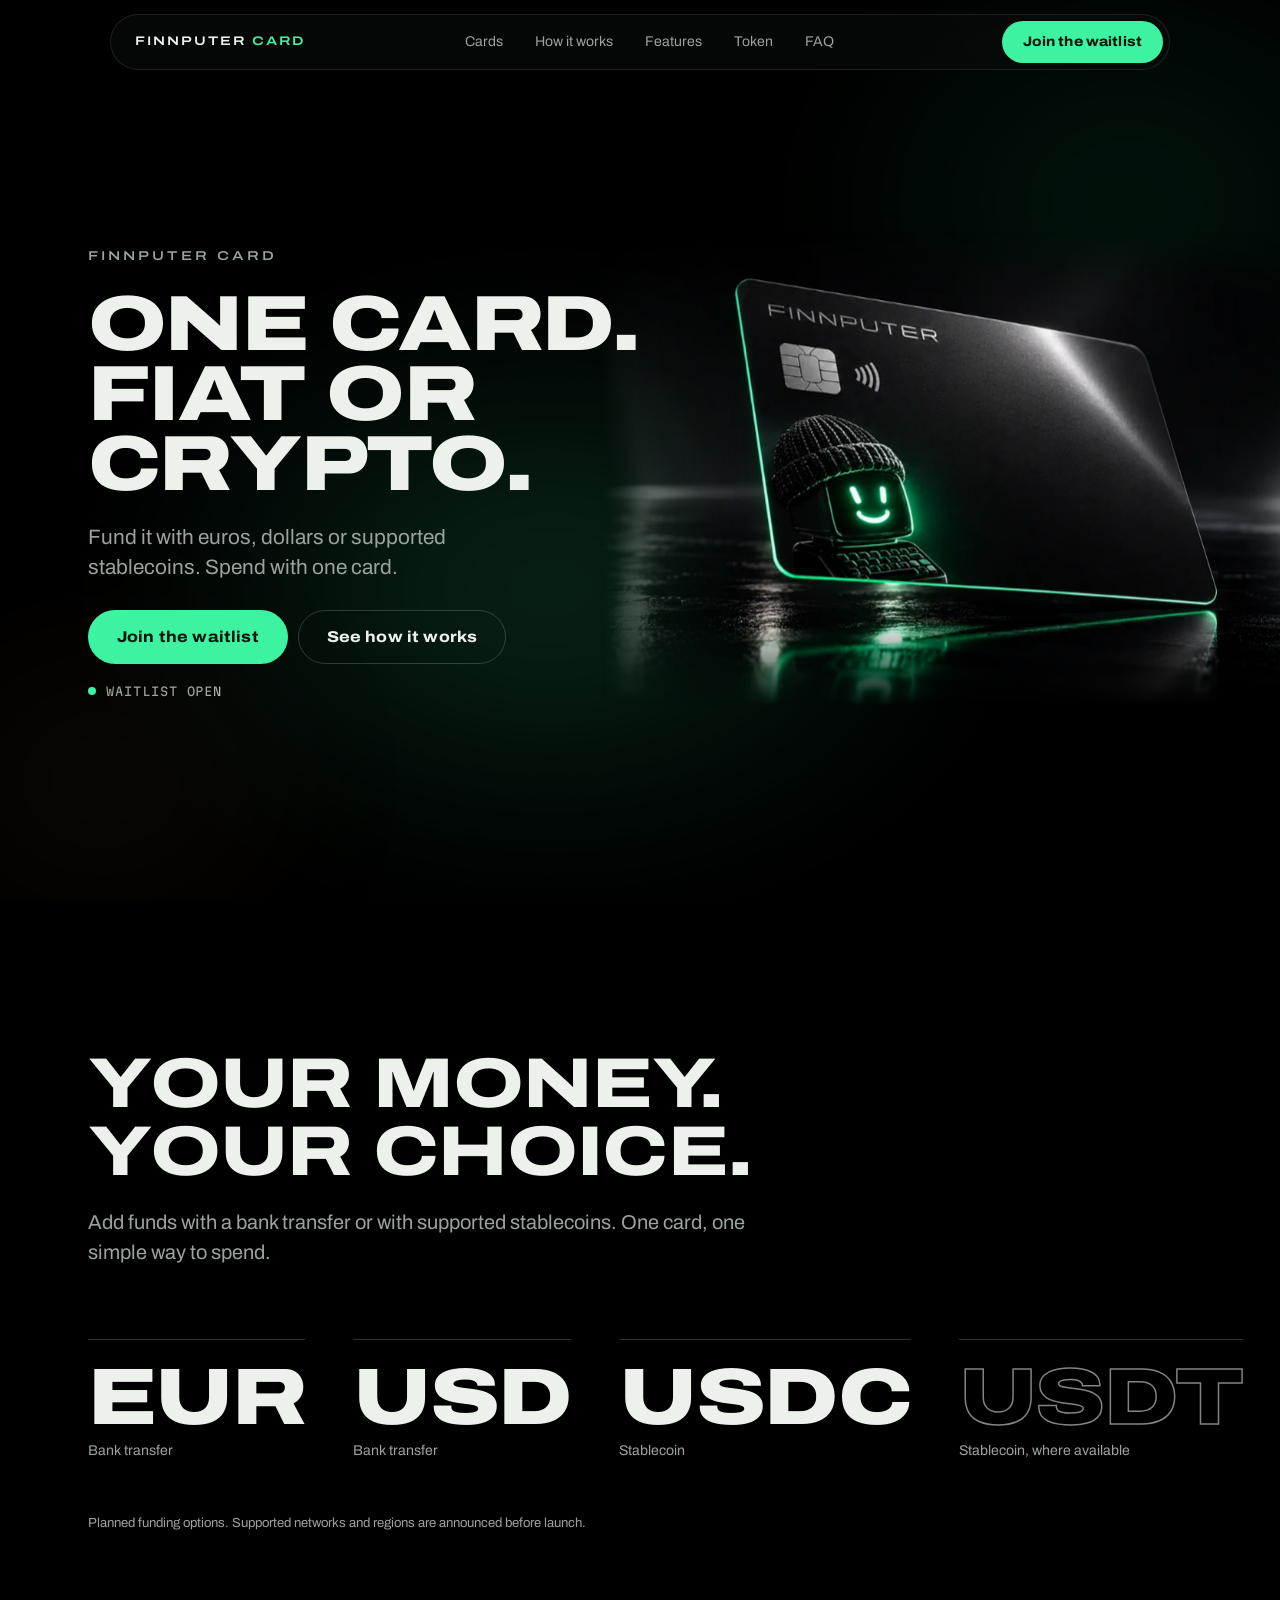
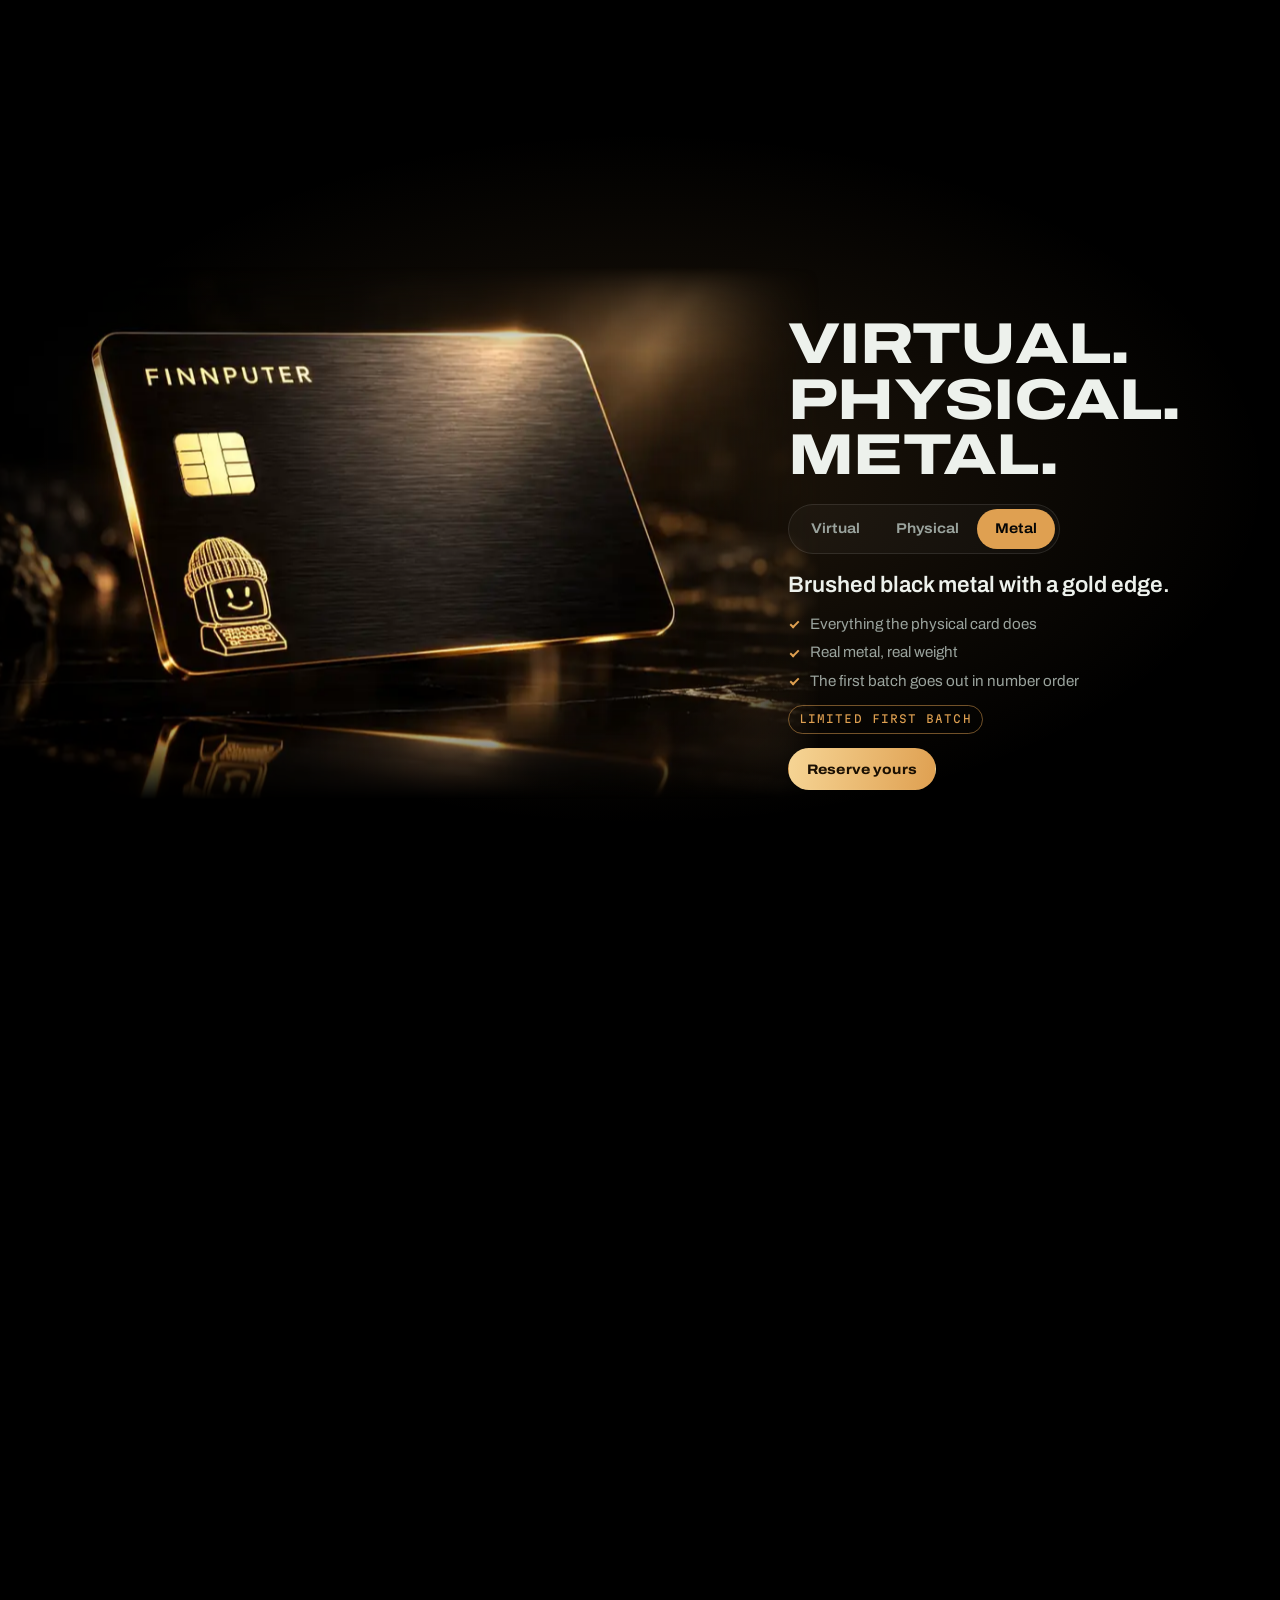
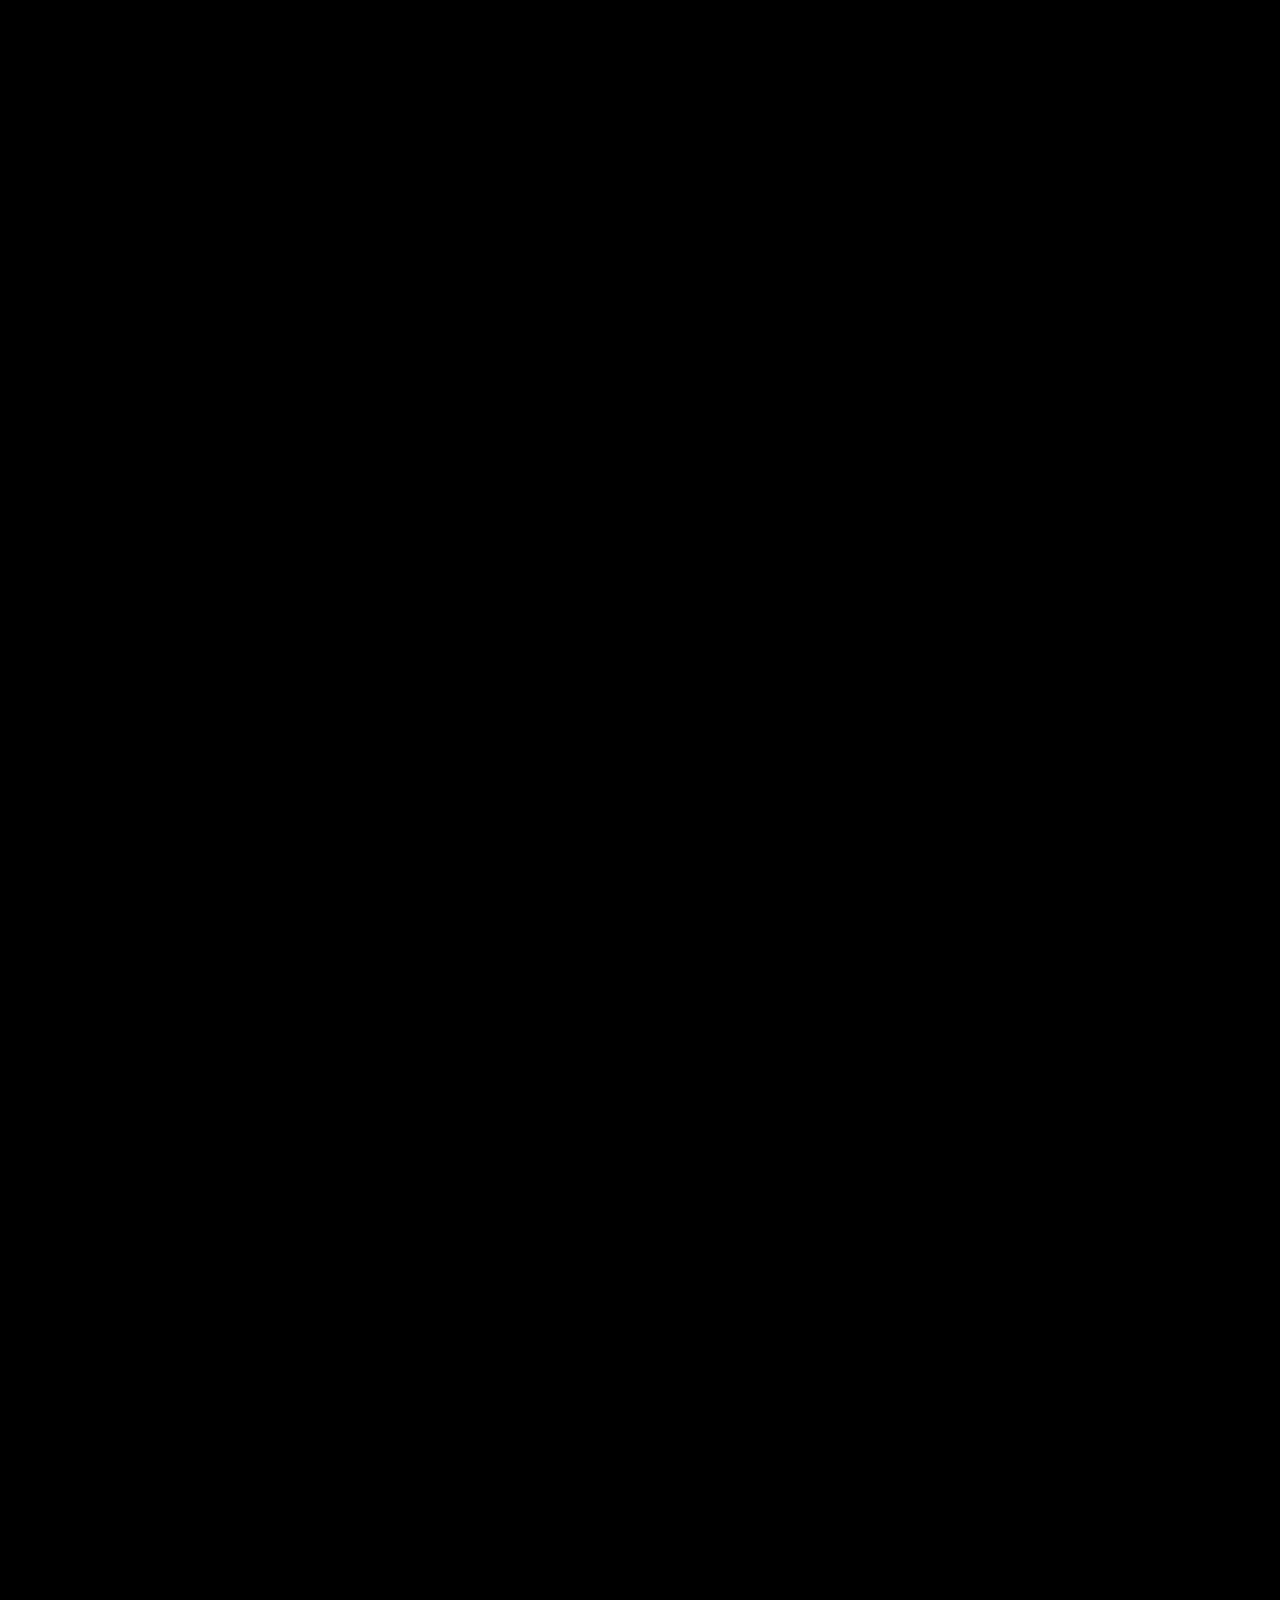
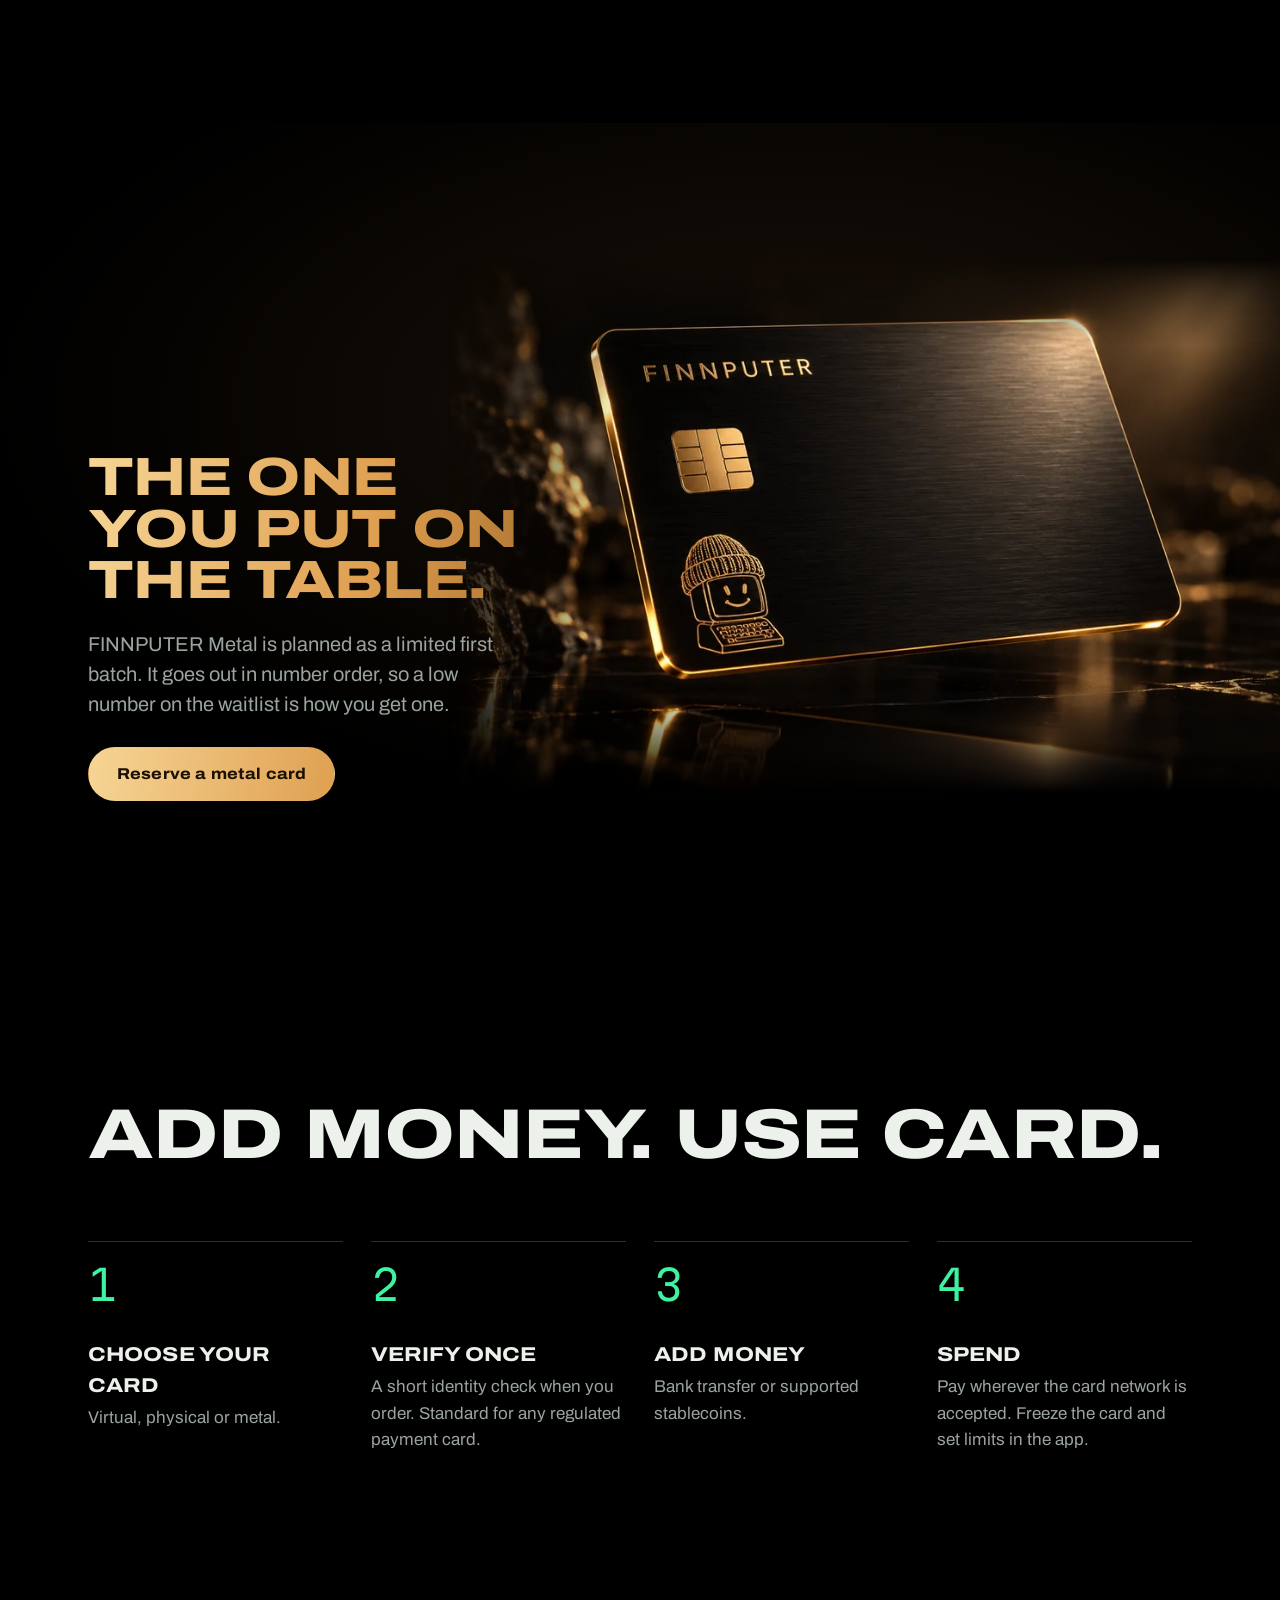
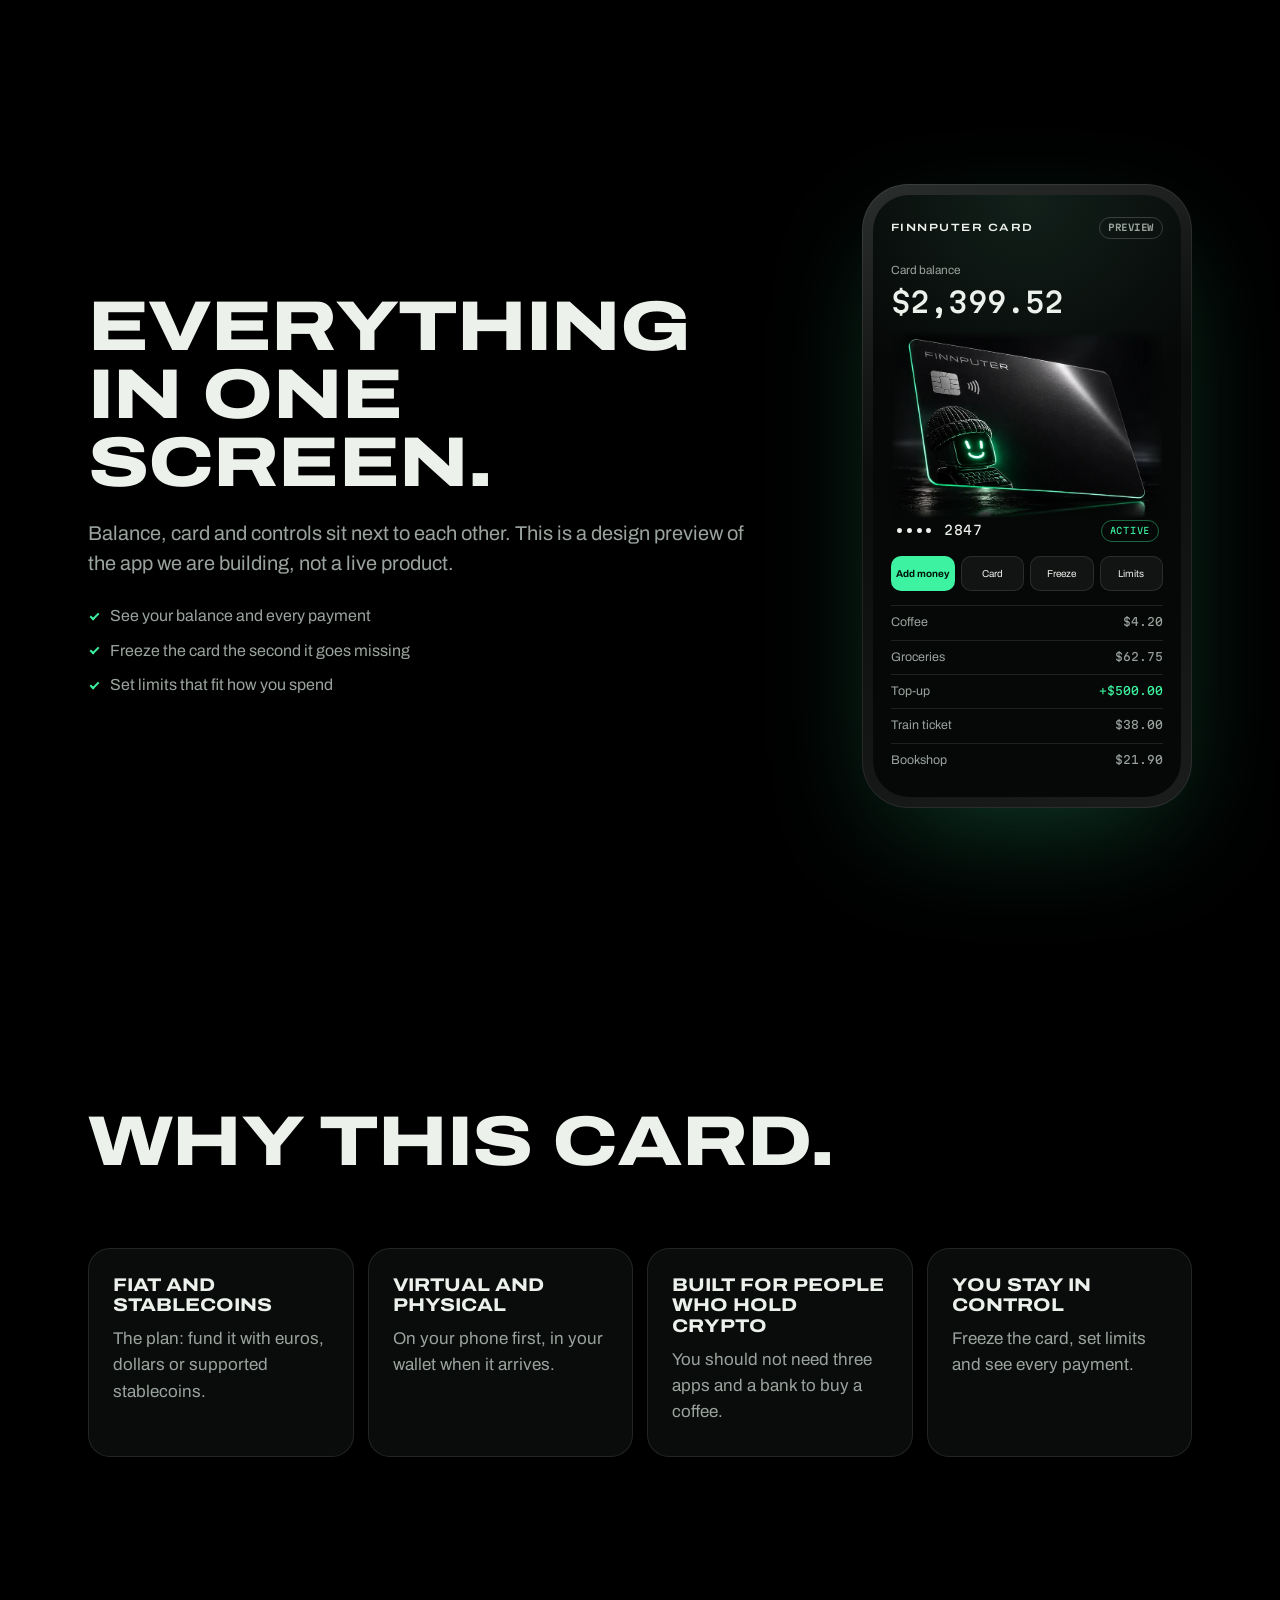
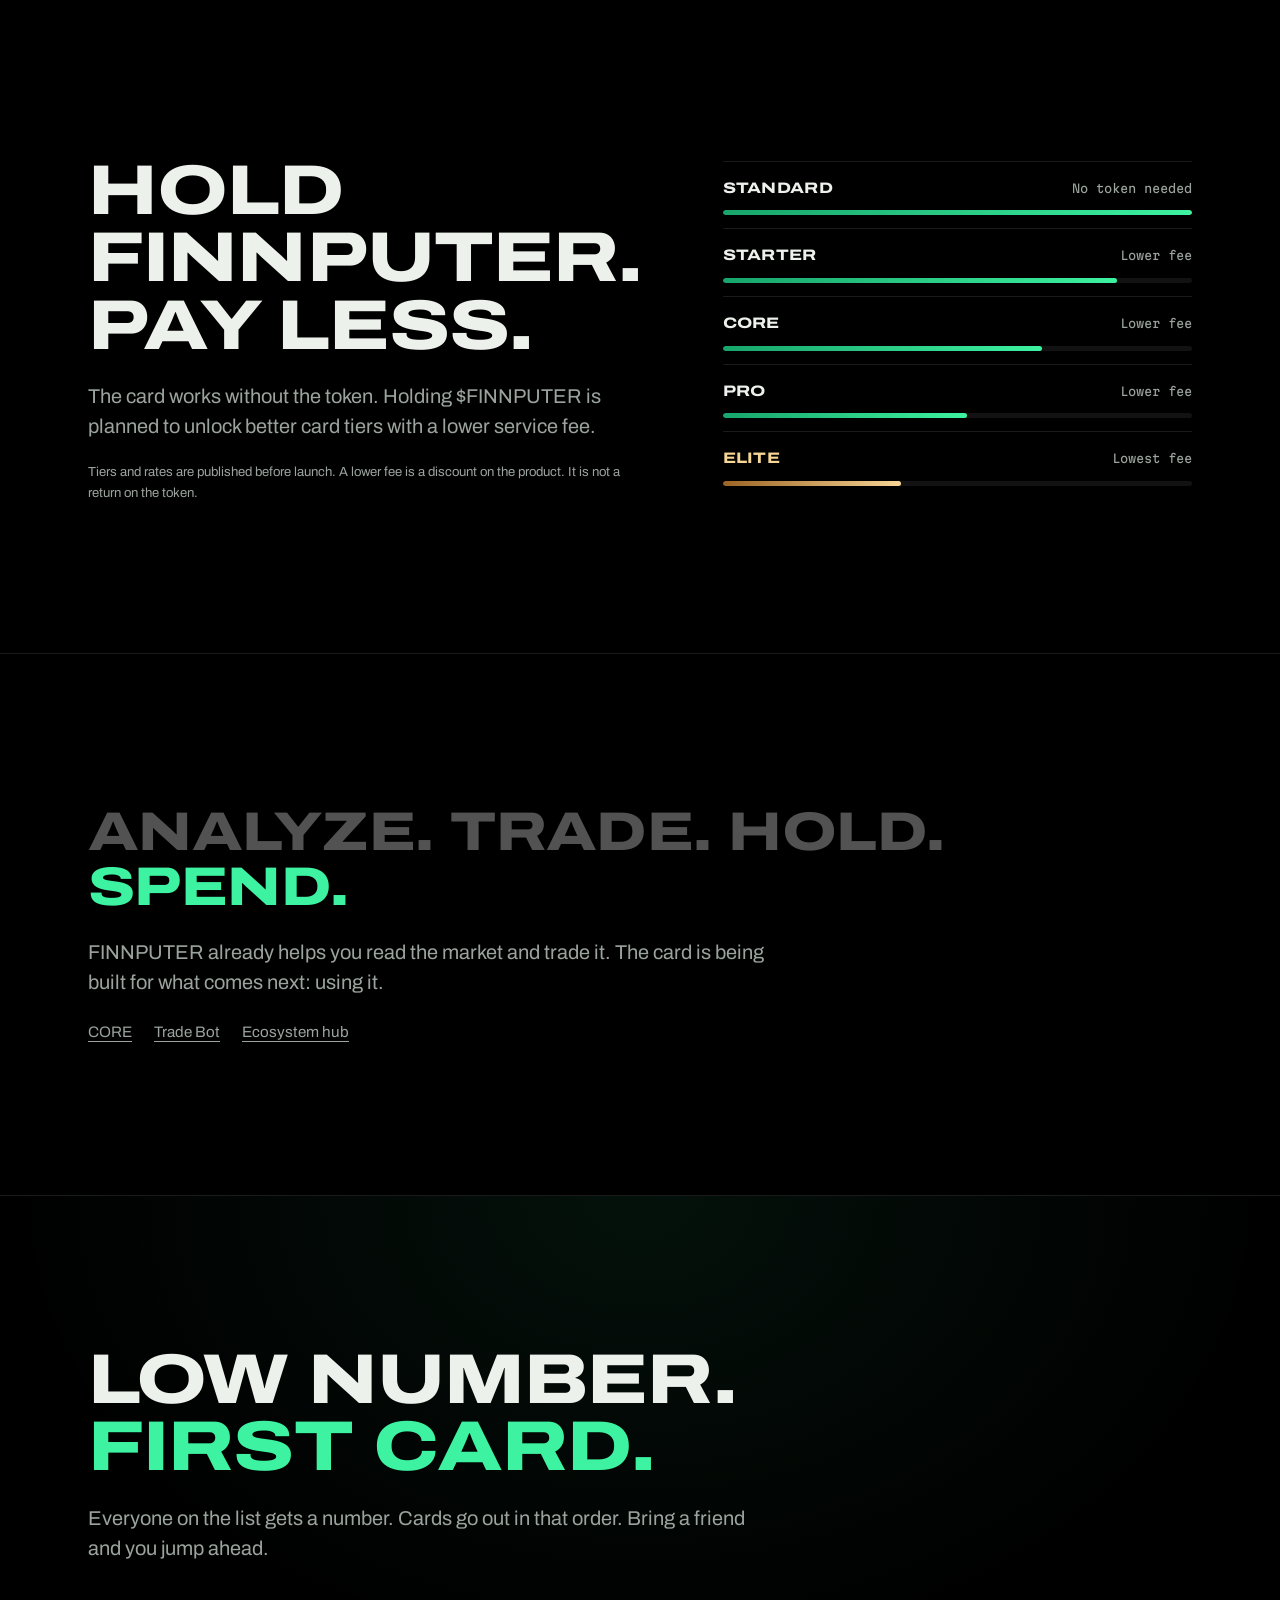
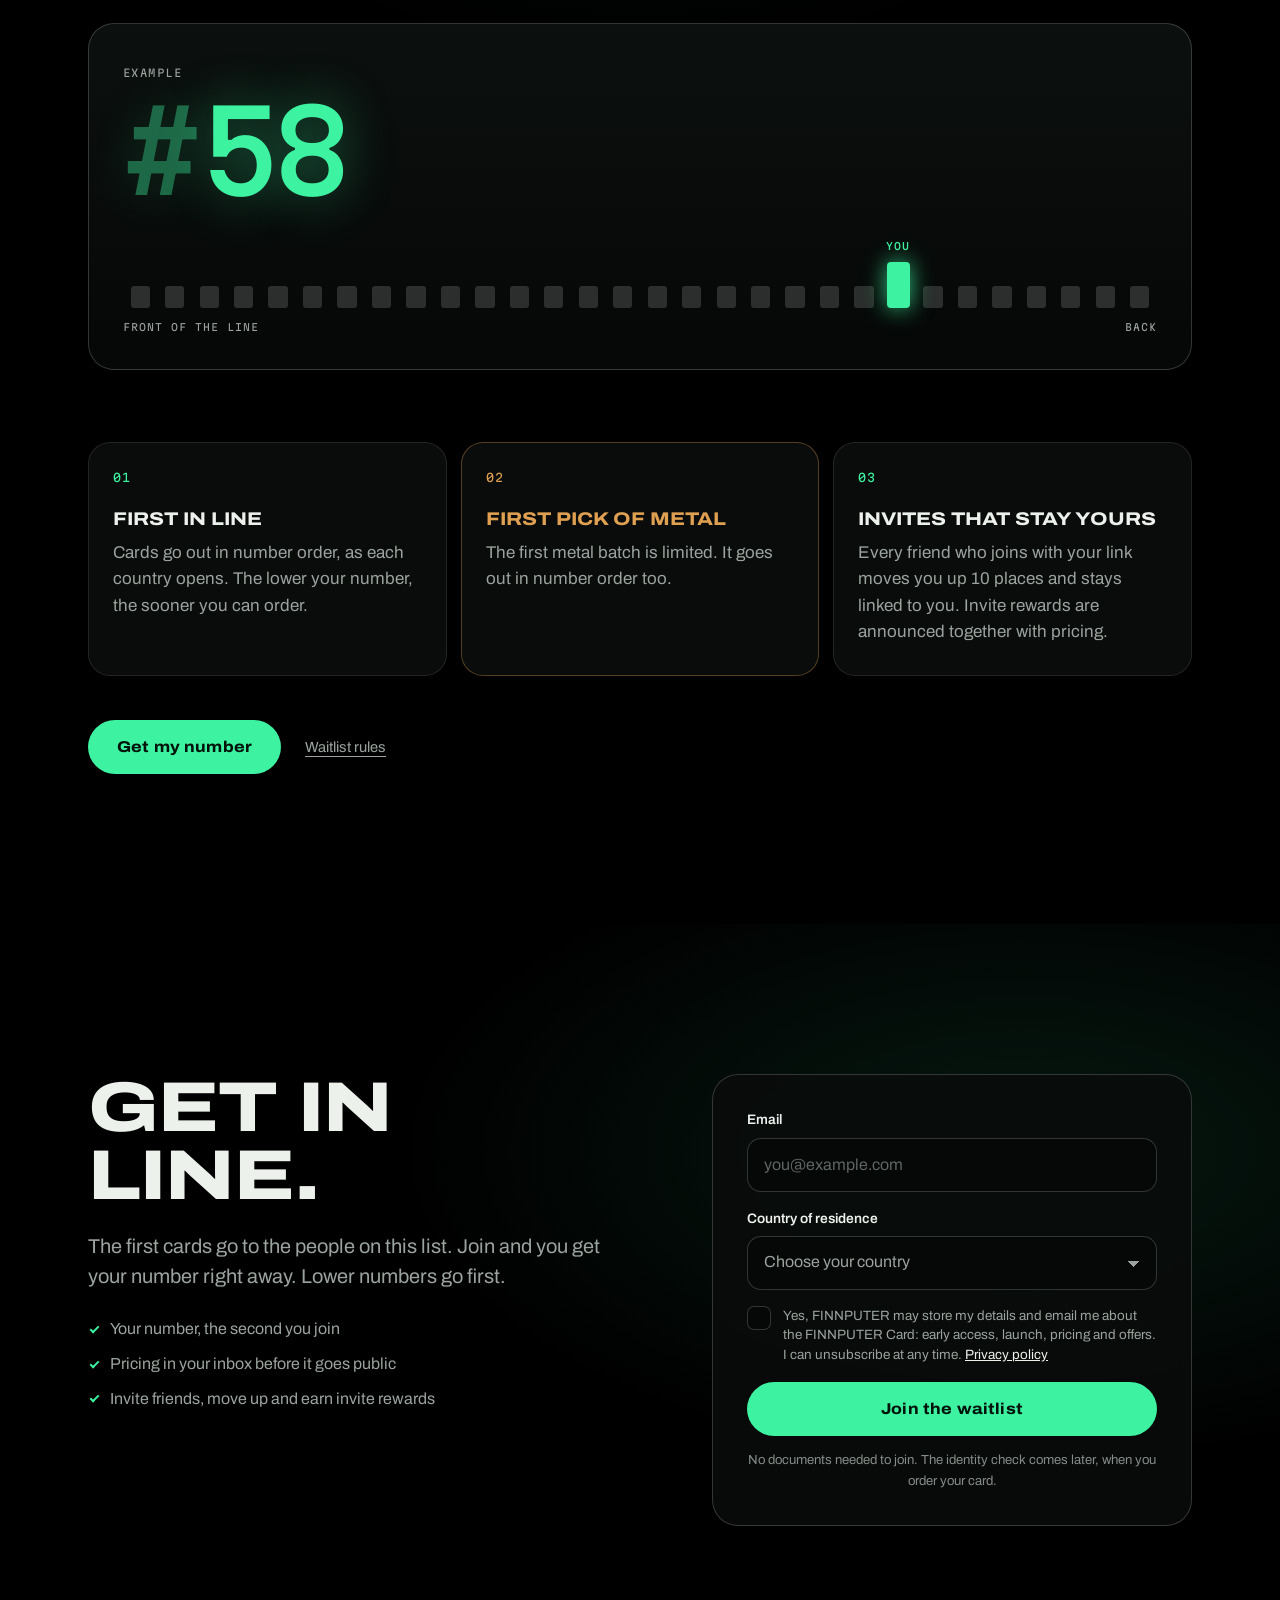
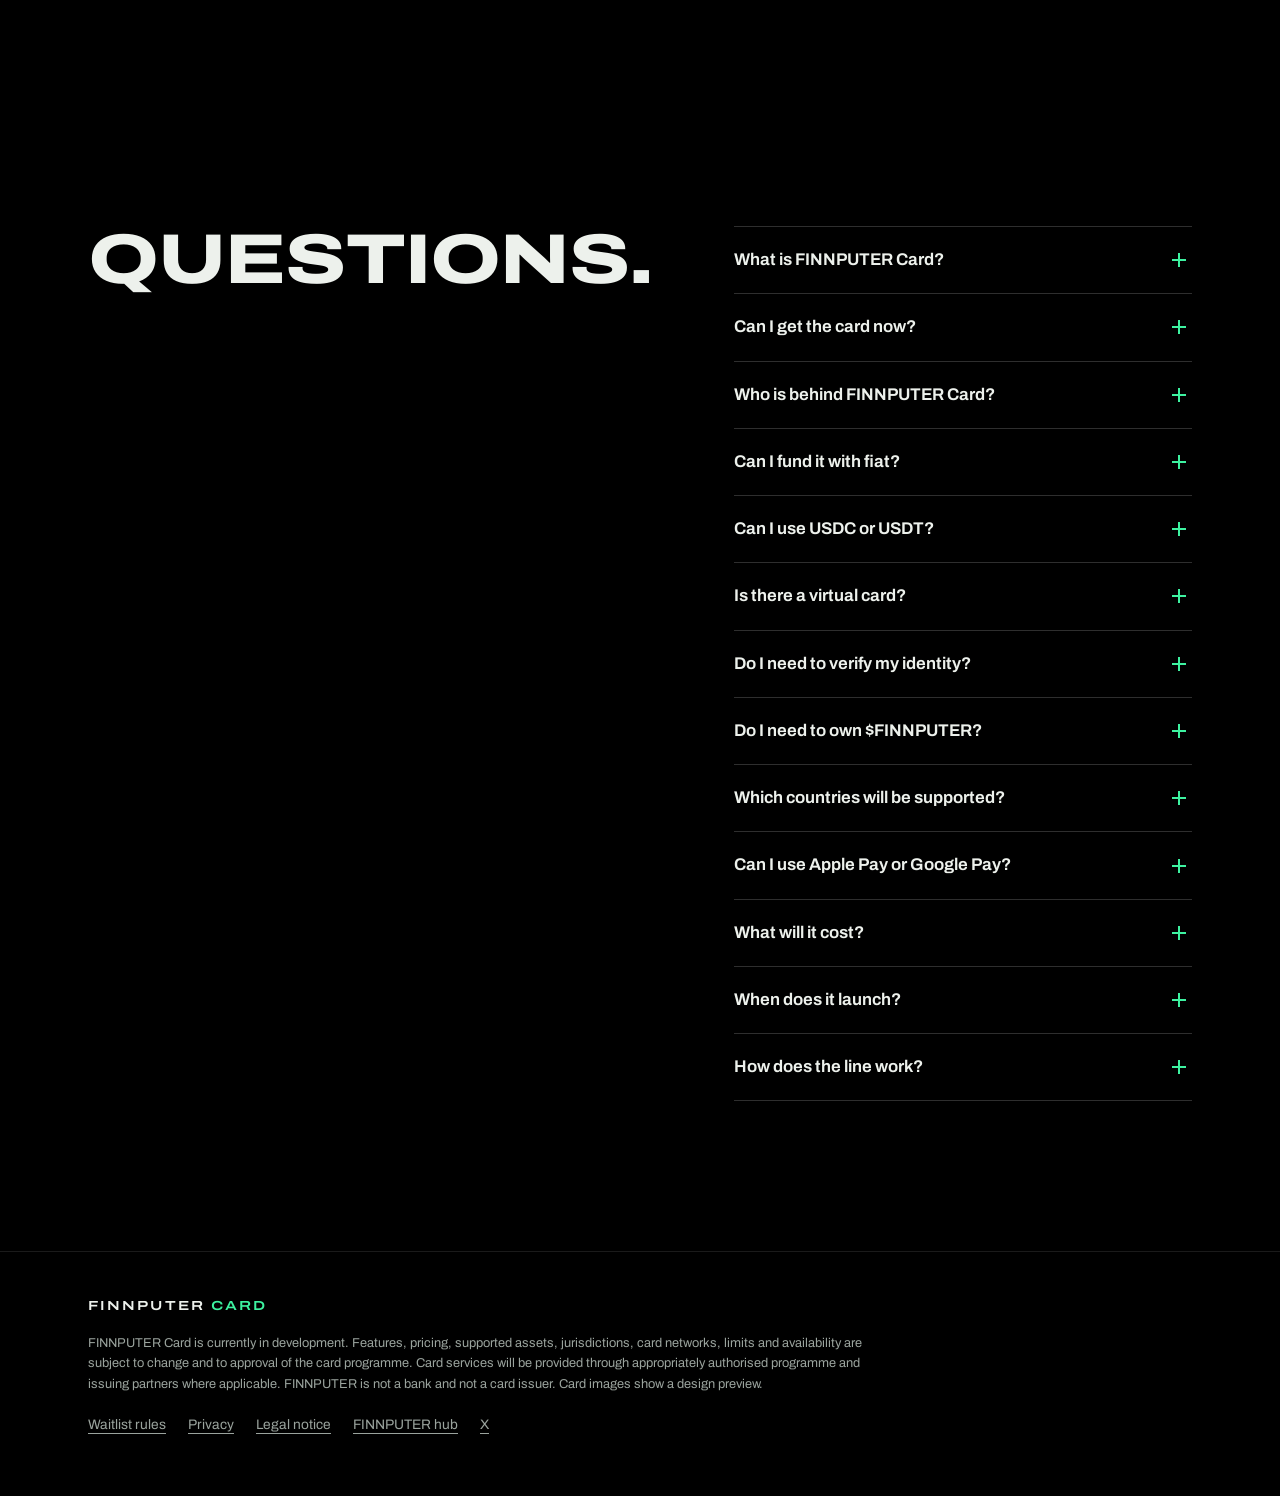
<file: index.html>
<!doctype html>
<html lang="en">
<head>
<meta charset="utf-8">
<meta name="viewport" content="width=device-width, initial-scale=1, viewport-fit=cover">
<title>FINNPUTER Card: One Card for Fiat and Crypto | Waitlist</title>
<meta name="description" content="FINNPUTER Card is a payment card in development. Fund it with euros, dollars or supported stablecoins, spend with one card. Join the waitlist for your number.">
<meta name="robots" content="index, follow, max-image-preview:large, max-snippet:-1, max-video-preview:-1">
<meta name="author" content="FINNPUTER">
<meta name="application-name" content="FINNPUTER Card">
<meta name="apple-mobile-web-app-title" content="FINNPUTER Card">
<meta name="theme-color" content="#000000">
<meta name="color-scheme" content="dark">
<meta name="format-detection" content="telephone=no">
<link rel="canonical" href="https://card.finnputerdex.com/">
<link rel="alternate" hreflang="en" href="https://card.finnputerdex.com/">
<link rel="alternate" hreflang="x-default" href="https://card.finnputerdex.com/">
<meta property="og:type" content="website">
<meta property="og:site_name" content="FINNPUTER Card">
<meta property="og:locale" content="en_US">
<meta property="og:title" content="FINNPUTER Card. One card, fiat or crypto.">
<meta property="og:description" content="A payment card in development. Fund it with euros, dollars or supported stablecoins. The waitlist is open: get your number.">
<meta property="og:url" content="https://card.finnputerdex.com/">
<meta property="og:image" content="https://card.finnputerdex.com/assets/img/card-glow-og.jpg">
<meta property="og:image:secure_url" content="https://card.finnputerdex.com/assets/img/card-glow-og.jpg">
<meta property="og:image:type" content="image/jpeg">
<meta property="og:image:width" content="1200">
<meta property="og:image:height" content="675">
<meta property="og:image:alt" content="FINNPUTER Card: a black payment card with a glowing mint edge">
<meta name="twitter:card" content="summary_large_image">
<meta name="twitter:site" content="@FINNPUTER28">
<meta name="twitter:creator" content="@FINNPUTER28">
<meta name="twitter:title" content="FINNPUTER Card. One card, fiat or crypto.">
<meta name="twitter:description" content="A payment card in development. Fund it with euros, dollars or supported stablecoins. The waitlist is open: get your number.">
<meta name="twitter:image" content="https://card.finnputerdex.com/assets/img/card-glow-og.jpg">
<meta name="twitter:image:alt" content="FINNPUTER Card: a black payment card with a glowing mint edge">
<link rel="icon" href="assets/img/favicon.svg" type="image/svg+xml">
<link rel="apple-touch-icon" href="assets/img/apple-touch-icon.png">
<link rel="manifest" href="site.webmanifest">
<script type="application/ld+json">{"@context":"https://schema.org","@graph":[{"@type":"Organization","@id":"https://card.finnputerdex.com/#org","name":"FINNPUTER","url":"https://hub.finnputerdex.com/","logo":{"@type":"ImageObject","url":"https://card.finnputerdex.com/assets/img/icon-512.png","width":512,"height":512},"sameAs":["https://x.com/FINNPUTER28"],"email":"card@finnputerdex.com"},{"@type":"WebSite","@id":"https://card.finnputerdex.com/#site","url":"https://card.finnputerdex.com/","name":"FINNPUTER Card","inLanguage":"en","publisher":{"@id":"https://card.finnputerdex.com/#org"}},{"@type":"WebPage","@id":"https://card.finnputerdex.com/#page","url":"https://card.finnputerdex.com/","name":"FINNPUTER Card: One Card for Fiat and Crypto | Waitlist","description":"FINNPUTER Card is a payment card in development. Fund it with euros, dollars or supported stablecoins, spend with one card. Join the waitlist for your number.","inLanguage":"en","isPartOf":{"@id":"https://card.finnputerdex.com/#site"},"about":{"@id":"https://card.finnputerdex.com/#card"},"primaryImageOfPage":{"@type":"ImageObject","url":"https://card.finnputerdex.com/assets/img/card-glow-og.jpg","width":1200,"height":675},"dateModified":"2026-10-07"},{"@type":"Service","@id":"https://card.finnputerdex.com/#card","name":"FINNPUTER Card","serviceType":"Payment card (in development)","description":"A payment card in development that is planned to be funded with euros, dollars or supported stablecoins. Virtual, physical and metal versions are planned. Not available yet. A waitlist is open.","provider":{"@id":"https://card.finnputerdex.com/#org"},"url":"https://card.finnputerdex.com/","image":"https://card.finnputerdex.com/assets/img/card-glow-og.jpg"},{"@type":"FAQPage","@id":"https://card.finnputerdex.com/#faq","mainEntity":[{"@type":"Question","name":"What is FINNPUTER Card?","acceptedAnswer":{"@type":"Answer","text":"FINNPUTER Card is a payment card in development from the FINNPUTER ecosystem. The plan: you fund it with euros, dollars or supported stablecoins and pay with it like with any other card, online and in store. A virtual, a physical and a metal card are planned."}},{"@type":"Question","name":"Can I get the card now?","acceptedAnswer":{"@type":"Answer","text":"Not yet. The card is in development and there is no launch date. You can join the waitlist today, get your number and hear first when ordering opens."}},{"@type":"Question","name":"Who is behind FINNPUTER Card?","acceptedAnswer":{"@type":"Answer","text":"FINNPUTER, the project behind the $FINNPUTER token on Solana and its analysis and trading tools. FINNPUTER is not a bank and not a card issuer. Card services will be provided through authorised programme and issuing partners."}},{"@type":"Question","name":"Can I fund it with fiat?","acceptedAnswer":{"@type":"Answer","text":"Yes, that is the plan. Bank transfer funding is planned next to supported digital assets, subject to the final card programme."}},{"@type":"Question","name":"Can I use USDC or USDT?","acceptedAnswer":{"@type":"Answer","text":"Stablecoin funding is planned. Which coins and networks are supported depends on your region and is announced before launch."}},{"@type":"Question","name":"Is there a virtual card?","acceptedAnswer":{"@type":"Answer","text":"Yes. A virtual and a physical card are planned, with a metal card to follow."}},{"@type":"Question","name":"Do I need to verify my identity?","acceptedAnswer":{"@type":"Answer","text":"Yes, when you order the card. Identity verification is part of the card programme, as with any regulated payment card. Joining the waitlist needs only your email address and your country."}},{"@type":"Question","name":"Do I need to own $FINNPUTER?","acceptedAnswer":{"@type":"Answer","text":"No. The card works without the token. Holding the token is planned to lower your service fee."}},{"@type":"Question","name":"Which countries will be supported?","acceptedAnswer":{"@type":"Answer","text":"Country availability is announced once the card programme is approved. Your answer on the waitlist helps us push for your country."}},{"@type":"Question","name":"Can I use Apple Pay or Google Pay?","acceptedAnswer":{"@type":"Answer","text":"Digital wallet support is planned where the card programme supports it."}},{"@type":"Question","name":"What will it cost?","acceptedAnswer":{"@type":"Answer","text":"Pricing is announced before launch. The waitlist sees it first."}},{"@type":"Question","name":"When does it launch?","acceptedAnswer":{"@type":"Answer","text":"There is no date yet. The waitlist hears first."}},{"@type":"Question","name":"How does the line work?","acceptedAnswer":{"@type":"Answer","text":"You get a number when you join. Lower numbers get the card first. Every friend who joins with your link moves you up 10 places and stays linked to you. Invite rewards are announced together with pricing. Cards go out in number order, as each country opens. The limited first metal batch goes out in number order too. The details are in the waitlist rules."}}],"isPartOf":{"@id":"https://card.finnputerdex.com/#page"}}]}</script>
<link rel="preload" href="assets/fonts/archivo.woff2" as="font" type="font/woff2" crossorigin>
<link rel="preload" as="image" href="assets/img/card-glow-1100.webp" imagesrcset="assets/img/card-glow-720.webp 720w, assets/img/card-glow-1100.webp 1100w, assets/img/card-glow-1672.webp 1672w" imagesizes="(min-width: 960px) 62vw, 130vw">
<link rel="stylesheet" href="assets/styles.css?v=10">
<script>document.documentElement.classList.add('js')</script>
</head>
<body>
<canvas id="spark" aria-hidden="true"></canvas>

<header class="nav" id="nav">
  <a class="nav__brand" href="#card" aria-label="FINNPUTER Card, back to top">FINNPUTER <span>Card</span></a>
  <nav class="nav__links" id="navLinks" aria-label="Sections">
    <a href="#cards">Cards</a>
    <a href="#how">How it works</a>
    <a href="#features">Features</a>
    <a href="#token">Token</a>
    <a href="#faq">FAQ</a>
  </nav>
  <div class="nav__end">
    <a class="btn btn--small nav__cta" href="#waitlist">Join<span>&nbsp;the waitlist</span></a>
    <button class="nav__menu" id="navMenu" type="button" aria-label="Menu" aria-expanded="false" aria-controls="navLinks"><i></i><i></i></button>
  </div>
</header>

<main>

<!-- HERO -->
<section class="hero" id="card">
  <div class="aurora" aria-hidden="true"><i></i><i></i><i></i></div>
  <div class="hero__visual" id="heroVisual">
    <img class="hero__img" alt="FINNPUTER Card: a black payment card with a glowing mint edge and the FINNPUTER mascot" width="1672" height="941" fetchpriority="high"
      src="assets/img/card-glow-1100.webp"
      srcset="assets/img/card-glow-720.webp 720w, assets/img/card-glow-1100.webp 1100w, assets/img/card-glow-1672.webp 1672w"
      sizes="(min-width: 960px) 62vw, 130vw">
    <div class="hero__sweep"></div>
  </div>
  <div class="hero__copy wrap">
    <p class="hero__name">FINNPUTER Card</p>
    <h1 class="hero__title">One card. <span>Fiat or crypto.</span></h1>
    <p class="hero__sub">Fund it with euros, dollars or supported stablecoins. Spend with one card.</p>
    <div class="hero__cta">
      <a class="btn" href="#waitlist">Join the waitlist</a>
      <a class="btn btn--ghost" href="#how">See how it works</a>
    </div>
    <p class="status"><span class="status__dot"></span><span class="shiny">Waitlist open</span><span class="status__count" id="heroCount" hidden></span></p>
  </div>
</section>

<!-- FUNDING -->
<section class="band funding" id="funding">
  <div class="wrap">
    <h2 class="h2" data-reveal>Your money. Your choice.</h2>
    <p class="lead" data-reveal>Add funds with a bank transfer or with supported stablecoins. One card, one simple way to spend.</p>
    <ul class="assets" data-stagger>
      <li class="asset" data-reveal><b>EUR</b><span>Bank transfer</span></li>
      <li class="asset" data-reveal><b>USD</b><span>Bank transfer</span></li>
      <li class="asset" data-reveal><b>USDC</b><span>Stablecoin</span></li>
      <li class="asset asset--soft" data-reveal><b>USDT</b><span>Stablecoin, where available</span></li>
    </ul>
    <p class="fine" data-reveal>Planned funding options. Supported networks and regions are announced before launch.</p>
  </div>
</section>

<!-- CARD SHOWCASE (pinned scroll film, real renders) -->
<section class="showcase" id="cards" aria-label="The three cards" data-skin="virtual">
  <div class="showcase__pin">
    <div class="showcase__glow" aria-hidden="true"></div>
    <div class="wrap showcase__head">
      <h2 class="h2 showcase__title">Virtual. Physical. Metal.</h2>
    </div>
    <div class="film" id="film" aria-hidden="true">
      <div class="film__tilt">
        <img class="film__img film__img--a" alt="" width="1672" height="941" loading="lazy"
          src="assets/img/card-glow-1100.webp"
          srcset="assets/img/card-glow-720.webp 720w, assets/img/card-glow-1100.webp 1100w, assets/img/card-glow-1672.webp 1672w"
          sizes="(min-width: 960px) 72vw, 150vw">
        <img class="film__img film__img--b" alt="" width="1672" height="941" loading="lazy"
          src="assets/img/card-gold-1100.webp"
          srcset="assets/img/card-gold-720.webp 720w, assets/img/card-gold-1100.webp 1100w, assets/img/card-gold-1672.webp 1672w"
          sizes="(min-width: 960px) 72vw, 150vw">
        <canvas class="film__canvas" id="filmCanvas" hidden></canvas>
        <img class="film__img film__img--p" alt="" width="1672" height="941" loading="lazy"
          src="assets/img/card-physical-1100.webp"
          srcset="assets/img/card-physical-720.webp 720w, assets/img/card-physical-1100.webp 1100w"
          sizes="(min-width: 960px) 72vw, 150vw">
        <div class="film__flash"></div>
      </div>
    </div>
    <div class="wrap showcase__info">
      <div class="tabs" role="tablist" aria-label="Card type">
        <button class="tab is-on" role="tab" aria-selected="true" data-card="0">Virtual</button>
        <button class="tab" role="tab" aria-selected="false" data-card="1">Physical</button>
        <button class="tab" role="tab" aria-selected="false" data-card="2">Metal</button>
      </div>
      <div class="panes">
        <article class="pane is-on" data-pane="0">
          <p class="pane__line">On your phone right after approval.</p>
          <ul class="ticks">
            <li>Online payments</li>
            <li>Apple Pay and Google Pay where available</li>
            <li>Freeze and unfreeze in one tap</li>
            <li>Your own spending limits</li>
          </ul>
          <p class="tag">Coming soon</p>
        </article>
        <article class="pane" data-pane="1">
          <p class="pane__line">For the shop, the bar and the airport.</p>
          <ul class="ticks">
            <li>In store and online</li>
            <li>Contactless</li>
            <li>ATM withdrawals where supported</li>
            <li>Same controls as the virtual card</li>
          </ul>
          <p class="tag">Coming soon</p>
        </article>
        <article class="pane" data-pane="2">
          <p class="pane__line">Brushed black metal with a gold edge.</p>
          <ul class="ticks">
            <li>Everything the physical card does</li>
            <li>Real metal, real weight</li>
            <li>The first batch goes out in number order</li>
          </ul>
          <p class="tag tag--gold">Limited first batch</p>
          <p class="pane__cta"><a class="btn btn--gold btn--small" href="#waitlist">Reserve yours</a></p>
        </article>
      </div>
    </div>
  </div>
</section>

<!-- METAL -->
<section class="metal" id="metal">
  <div class="metal__visual">
    <img alt="FINNPUTER Metal: a brushed black metal card with a gold edge" loading="lazy" width="1672" height="941"
      src="assets/img/card-gold-1100.webp"
      srcset="assets/img/card-gold-720.webp 720w, assets/img/card-gold-1100.webp 1100w, assets/img/card-gold-1672.webp 1672w"
      sizes="(min-width: 960px) 70vw, 140vw">
    <div class="metal__sweep"></div>
  </div>
  <div class="wrap metal__copy">
    <h2 class="h2 h2--gold" data-reveal>The one you put on the table.</h2>
    <p class="lead" data-reveal>FINNPUTER Metal is planned as a limited first batch. It goes out in number order, so a low number on the waitlist is how you get one.</p>
    <a class="btn btn--gold" href="#waitlist" data-reveal>Reserve a metal card</a>
  </div>
</section>

<!-- HOW IT WORKS -->
<section class="band how" id="how">
  <div class="wrap">
    <h2 class="h2" data-reveal>Add money. Use card.</h2>
    <ol class="steps" data-stagger>
      <li class="step" data-reveal><h3>Choose your card</h3><p>Virtual, physical or metal.</p></li>
      <li class="step" data-reveal><h3>Verify once</h3><p>A short identity check when you order. Standard for any regulated payment card.</p></li>
      <li class="step" data-reveal><h3>Add money</h3><p>Bank transfer or supported stablecoins.</p></li>
      <li class="step" data-reveal><h3>Spend</h3><p>Pay wherever the card network is accepted. Freeze the card and set limits in the app.</p></li>
    </ol>
  </div>
</section>

<!-- DASHBOARD PREVIEW -->
<section class="band preview" id="preview">
  <div class="wrap preview__grid">
    <div class="preview__copy">
      <h2 class="h2" data-reveal>Everything in one screen.</h2>
      <p class="lead" data-reveal>Balance, card and controls sit next to each other. This is a design preview of the app we are building, not a live product.</p>
      <ul class="ticks ticks--wide" data-reveal>
        <li>See your balance and every payment</li>
        <li>Freeze the card the second it goes missing</li>
        <li>Set limits that fit how you spend</li>
      </ul>
    </div>
    <div class="phone" id="phone" data-reveal aria-label="Preview of the FINNPUTER Card app">
      <div class="phone__screen">
        <div class="phone__top"><span>FINNPUTER Card</span><span class="phone__pill">Preview</span></div>
        <p class="phone__label">Card balance</p>
        <p class="phone__total"><span data-count="2400" data-prefix="$" data-decimals="2">$2,400.00</span></p>
        <div class="mini" id="mini">
          <img class="mini__img" alt="" loading="lazy" src="assets/img/card-glow-720.webp" srcset="assets/img/card-glow-720.webp 720w, assets/img/card-glow-1100.webp 1100w" sizes="440px" width="720" height="405">
        </div>
        <p class="mini__meta"><span class="mini__num">•••• 2847</span><span class="mini__state">Active</span></p>
        <div class="phone__actions">
          <span>Add money</span><span>Card</span><span>Freeze</span><span>Limits</span>
        </div>
        <ul class="phone__tx">
          <li><span>Coffee</span><span>$4.20</span></li>
          <li><span>Groceries</span><span>$62.75</span></li>
          <li><span>Top-up</span><span class="phone__plus">+$500.00</span></li>
          <li><span>Train ticket</span><span>$38.00</span></li>
          <li><span>Bookshop</span><span>$21.90</span></li>
        </ul>
      </div>
    </div>
  </div>
</section>

<!-- WHY -->
<section class="band why" id="features">
  <div class="wrap">
    <h2 class="h2" data-reveal>Why this card.</h2>
    <div class="spots" data-stagger>
      <article class="spot" data-reveal><h3>Fiat and stablecoins</h3><p>The plan: fund it with euros, dollars or supported stablecoins.</p></article>
      <article class="spot" data-reveal><h3>Virtual and physical</h3><p>On your phone first, in your wallet when it arrives.</p></article>
      <article class="spot" data-reveal><h3>Built for people who hold crypto</h3><p>You should not need three apps and a bank to buy a coffee.</p></article>
      <article class="spot" data-reveal><h3>You stay in control</h3><p>Freeze the card, set limits and see every payment.</p></article>
    </div>
  </div>
</section>

<!-- TOKEN -->
<section class="band token" id="token">
  <div class="wrap token__grid">
    <div>
      <h2 class="h2" data-reveal>Hold FINNPUTER. Pay less.</h2>
      <p class="lead" data-reveal>The card works without the token. Holding $FINNPUTER is planned to unlock better card tiers with a lower service fee.</p>
      <p class="fine" data-reveal id="tierNote">Tiers and rates are published before launch. A lower fee is a discount on the product. It is not a return on the token.</p>
    </div>
    <ol class="tiers" id="tiers" data-stagger aria-label="Planned card tiers">
      <li class="tier" data-reveal style="--w:100%"><b>Standard</b><span>No token needed</span><i></i></li>
      <li class="tier" data-reveal style="--w:84%"><b>Starter</b><span>Lower fee</span><i></i></li>
      <li class="tier" data-reveal style="--w:68%"><b>Core</b><span>Lower fee</span><i></i></li>
      <li class="tier" data-reveal style="--w:52%"><b>Pro</b><span>Lower fee</span><i></i></li>
      <li class="tier tier--gold" data-reveal style="--w:38%"><b>Elite</b><span>Lowest fee</span><i></i></li>
    </ol>
  </div>
  <div class="wrap calc" id="calc" hidden>
    <h3 class="h3">What holding saves you</h3>
    <label class="calc__label" for="spend">What you load per month <output id="spendOut">$2,000</output></label>
    <input class="calc__range" id="spend" type="range" min="250" max="15000" step="250" value="2000">
    <div class="calc__rows" id="calcRows"></div>
    <p class="fine">Illustrative. Final rates depend on the card programme.</p>
  </div>
</section>

<!-- ECOSYSTEM -->
<section class="band eco" id="ecosystem">
  <div class="wrap">
    <p class="eco__line" data-reveal>Analyze. Trade. Hold. <em>Spend.</em></p>
    <p class="lead" data-reveal>FINNPUTER already helps you read the market and trade it. The card is being built for what comes next: using it.</p>
    <p class="eco__links" data-reveal>
      <a href="https://core.finnputerdex.com" rel="noopener">CORE</a>
      <a href="https://t.me/FinnputerTradeBot" rel="noopener">Trade Bot</a>
      <a href="https://hub.finnputerdex.com" rel="noopener">Ecosystem hub</a>
    </p>
  </div>
</section>

<!-- THE LINE -->
<section class="band line" id="line">
  <div class="wrap">
    <h2 class="h2" data-reveal>Low number. <em>First card.</em></h2>
    <p class="lead" data-reveal>Everyone on the list gets a number. Cards go out in that order. Bring a friend and you jump ahead.</p>

    <div class="queue" id="queue" data-reveal role="img" aria-label="Example: a friend joins with your link and you move up 10 places, from number 58 to number 48">
      <div class="queue__top">
        <p class="queue__tag">Example</p>
        <p class="queue__toast" id="queueToast">+1 friend joined</p>
      </div>
      <p class="queue__num"><i>#</i><span id="queueNum">58</span></p>
      <div class="queue__track" id="queueTrack"><span class="queue__you" id="queueYou"><b>You</b></span></div>
      <p class="queue__ends"><span>Front of the line</span><span>Back</span></p>
    </div>

    <div class="spots spots--3" data-stagger>
      <article class="spot" data-reveal><span class="spot__n">01</span><h3>First in line</h3><p>Cards go out in number order, as each country opens. The lower your number, the sooner you can order.</p></article>
      <article class="spot spot--gold" data-reveal><span class="spot__n">02</span><h3>First pick of metal</h3><p>The first metal batch is limited. It goes out in number order too.</p></article>
      <article class="spot" data-reveal><span class="spot__n">03</span><h3>Invites that stay yours</h3><p>Every friend who joins with your link moves you up <span data-boost>10</span> places and stays linked to you. Invite rewards are announced together with pricing.</p></article>
    </div>
    <div class="moves" id="moves" hidden>
      <h3 class="moves__h">Already with FINNPUTER Trade?</h3>
      <p class="moves__lead">Join through the bot and your status there moves you up here.</p>
      <ul class="moves__list">
        <li><b>Premium member</b><span><i data-bot="premium">30</i> places up</span></li>
        <li><b>Minimum $FINNPUTER in your bot wallet</b><span><i data-bot="holder">20</i> places up</span></li>
        <li><b>Every Premium member you bring</b><span><i data-bot="premiumRef">15</i> extra places</span></li>
        <li class="is-gold"><b>10 FOR METAL: <i data-bot="metalSlot">10</i> Premium members brought</b><span>Front of the first metal batch, 50% off the metal card price</span></li>
      </ul>
      <p class="moves__cta"><a class="btn btn--small" id="botLink" href="https://t.me/FinnputerTradeBot" target="_blank" rel="noopener">Open the bot</a><span class="fine">Tap Card waitlist in the bot. Your status is checked there and again before cards go out.</span></p>
    </div>
    <p class="line__cta" data-reveal><a class="btn" href="#waitlist">Get my number</a><a class="line__rules" href="rules.html">Waitlist rules</a></p>
  </div>
</section>

<!-- WAITLIST -->
<section class="band waitlist" id="waitlist">
  <div class="wrap waitlist__grid">
    <div class="waitlist__copy">
      <h2 class="h2" data-reveal>Get in line.</h2>
      <p class="lead" data-reveal>The first cards go to the people on this list. Join and you get your number right away. Lower numbers go first.</p>
      <ul class="ticks ticks--wide" data-reveal>
        <li>Your number, the second you join</li>
        <li>Pricing in your inbox before it goes public</li>
        <li>Invite friends, move up and earn invite rewards</li>
      </ul>
      <p class="live" id="liveCount" hidden><b id="liveNum">0</b> people are already in line.</p>
    </div>

    <div class="form" data-reveal>
      <form id="joinForm" novalidate>
        <p class="form__guest" id="formGuest" hidden>A friend invited you. Your signup moves them up <span data-boost>10</span> places.</p>
        <div class="field">
          <label for="email">Email</label>
          <input id="email" name="email" type="email" autocomplete="email" inputmode="email" required placeholder="you@example.com">
        </div>
        <div class="field">
          <label for="country">Country of residence</label>
          <select id="country" name="country" required><option value="">Choose your country</option></select>
        </div>
        <div class="field field--hp" aria-hidden="true">
          <label for="website">Website</label>
          <input id="website" name="website" type="text" tabindex="-1" autocomplete="off">
        </div>
        <label class="check">
          <input type="checkbox" id="consent" name="consent" required>
          <span id="consentText">Yes, FINNPUTER may store my details and email me about the FINNPUTER Card: early access, launch, pricing and offers. I can unsubscribe at any time. <a href="privacy.html">Privacy policy</a></span>
        </label>
        <p class="form__msg" id="joinMsg" role="alert"></p>
        <button class="btn btn--full" type="submit" id="joinBtn">Join the waitlist</button>
        <p class="fine form__fine">No documents needed to join. The identity check comes later, when you order your card.</p>
      </form>

      <div class="done" id="done" hidden>
        <div class="place" id="place" hidden>
          <p class="place__eyebrow">You're in. Your number</p>
          <p class="place__num"><i>#</i><span id="placeNum">0</span></p>
        </div>
        <h3 class="done__title" id="doneTitle">You're on the list.</h3>
        <p class="done__sub" id="doneSub">We'll let you know when FINNPUTER Card is ready.</p>
        <p class="perk" id="perkStat" hidden></p>
        <div class="confirm" id="confirmBox" hidden>
          <p class="confirm__title"><i class="confirm__dot" aria-hidden="true"></i><span id="confirmTitle">One step left: confirm your email</span></p>
          <p class="confirm__text">We sent a link to <b id="confirmTo">your address</b>. Open it and tap the button. Not there? Check your spam folder.</p>
          <div class="confirm__row">
            <button class="btn btn--small" type="button" id="confirmAgain">Send it again</button>
            <button class="confirm__link" type="button" id="confirmFix" aria-expanded="false" aria-controls="confirmForm">Wrong address?</button>
          </div>
          <form class="confirm__fix" id="confirmForm" hidden novalidate>
            <input type="email" id="confirmNew" autocomplete="email" inputmode="email" placeholder="Your correct email" aria-label="Your correct email">
            <button class="btn btn--small" type="submit" id="confirmSave">Save</button>
          </form>
          <p class="confirm__msg" id="confirmMsg" role="status" aria-live="polite"></p>
        </div>
        <div class="invite" id="invite" hidden>
          <h4 class="invite__title">Move up the list</h4>
          <p class="invite__text">Every friend who joins with your link moves you up <b data-boost>10</b> places.<span id="inviteRule" hidden> An invite counts once your friend has confirmed their email.</span></p>
          <figure class="sharecard" id="shareCard" hidden>
            <img id="shareImg" alt="The FINNPUTER metal card with your waitlist number" width="1200" height="630" decoding="async">
            <figcaption>Your card with your number. Post it, your invite link comes with it.</figcaption>
            <button class="btn btn--small btn--gold" type="button" id="shareSave">Save image</button>
          </figure>
          <div class="invite__row">
            <input id="inviteLink" type="text" readonly aria-label="Your invite link">
            <button class="btn btn--small" type="button" id="inviteCopy">Copy</button>
          </div>
          <div class="invite__share">
            <a class="btn btn--ghost" id="inviteX" href="#" target="_blank" rel="noopener">X</a>
            <a class="btn btn--ghost" id="inviteTg" href="#" target="_blank" rel="noopener">Telegram</a>
            <a class="btn btn--ghost" id="inviteWa" href="#" target="_blank" rel="noopener">WhatsApp</a>
          </div>
          <p class="invite__stat" id="inviteStat" hidden></p>
          <p class="invite__stat" id="premStat" hidden></p>
          <p class="invite__note">Every invite stays linked to you. Invite rewards are announced together with pricing. <a href="rules.html">Waitlist rules</a></p>
        </div>
        <form id="moreForm" novalidate>
          <p class="done__ask">Six quick questions. All optional. They help us build the card you actually want.</p>
          <fieldset class="chips"><legend>Which card do you want?</legend>
            <label><input type="radio" name="card_interest" value="virtual"><span>Virtual</span></label>
            <label><input type="radio" name="card_interest" value="physical"><span>Physical</span></label>
            <label><input type="radio" name="card_interest" value="metal"><span>Metal</span></label>
            <label><input type="radio" name="card_interest" value="multiple"><span>More than one</span></label>
          </fieldset>
          <fieldset class="chips"><legend>How would you fund it?</legend>
            <label><input type="radio" name="funding" value="fiat"><span>Bank transfer</span></label>
            <label><input type="radio" name="funding" value="usdc"><span>USDC</span></label>
            <label><input type="radio" name="funding" value="usdt"><span>USDT</span></label>
            <label><input type="radio" name="funding" value="multiple"><span>A mix</span></label>
          </fieldset>
          <fieldset class="chips"><legend>How much would you spend per month?</legend>
            <label><input type="radio" name="monthly_spend" value="lt1k"><span>Under $1,000</span></label>
            <label><input type="radio" name="monthly_spend" value="1k_5k"><span>$1,000 to $5,000</span></label>
            <label><input type="radio" name="monthly_spend" value="5k_10k"><span>$5,000 to $10,000</span></label>
            <label><input type="radio" name="monthly_spend" value="gt10k"><span>Over $10,000</span></label>
          </fieldset>
          <fieldset class="chips"><legend>What is a fair one time price for the card?</legend>
            <label><input type="radio" name="price_ok" value="0"><span>It should be free</span></label>
            <label><input type="radio" name="price_ok" value="25"><span>Up to $25</span></label>
            <label><input type="radio" name="price_ok" value="75"><span>Up to $75</span></label>
            <label><input type="radio" name="price_ok" value="150"><span>Up to $150</span></label>
            <label><input type="radio" name="price_ok" value="more"><span>More for metal</span></label>
          </fieldset>
          <fieldset class="chips"><legend>Already using FINNPUTER?</legend>
            <label><input type="radio" name="finnputer_user" value="yes"><span>Yes</span></label>
            <label><input type="radio" name="finnputer_user" value="no"><span>No</span></label>
          </fieldset>
          <fieldset class="chips"><legend>Do you hold $FINNPUTER?</legend>
            <label><input type="radio" name="holder" value="yes"><span>Yes</span></label>
            <label><input type="radio" name="holder" value="no"><span>No</span></label>
            <label><input type="radio" name="holder" value="na"><span>Prefer not to say</span></label>
          </fieldset>
          <p class="form__msg" id="moreMsg" role="alert"></p>
          <button class="btn btn--full" type="submit" id="moreBtn">Save answers</button>
        </form>
        <p class="done__reset"><button type="button" id="notMe">Not you? Use another email</button></p>
      </div>
    </div>
  </div>
</section>

<!-- FAQ -->
<section class="band faq" id="faq">
  <div class="wrap faq__grid">
    <h2 class="h2" data-reveal>Questions.</h2>
    <div class="faq__list" data-reveal>
      <details><summary>What is FINNPUTER Card?</summary><p>FINNPUTER Card is a payment card in development from the FINNPUTER ecosystem. The plan: you fund it with euros, dollars or supported stablecoins and pay with it like with any other card, online and in store. A virtual, a physical and a metal card are planned.</p></details>
      <details><summary>Can I get the card now?</summary><p>Not yet. The card is in development and there is no launch date. You can join the waitlist today, get your number and hear first when ordering opens.</p></details>
      <details><summary>Who is behind FINNPUTER Card?</summary><p>FINNPUTER, the project behind the $FINNPUTER token on Solana and its analysis and trading tools. FINNPUTER is not a bank and not a card issuer. Card services will be provided through authorised programme and issuing partners.</p></details>
      <details><summary>Can I fund it with fiat?</summary><p>Yes, that is the plan. Bank transfer funding is planned next to supported digital assets, subject to the final card programme.</p></details>
      <details><summary>Can I use USDC or USDT?</summary><p>Stablecoin funding is planned. Which coins and networks are supported depends on your region and is announced before launch.</p></details>
      <details><summary>Is there a virtual card?</summary><p>Yes. A virtual and a physical card are planned, with a metal card to follow.</p></details>
      <details><summary>Do I need to verify my identity?</summary><p>Yes, when you order the card. Identity verification is part of the card programme, as with any regulated payment card. Joining the waitlist needs only your email address and your country.</p></details>
      <details><summary>Do I need to own $FINNPUTER?</summary><p>No. The card works without the token. Holding the token is planned to lower your service fee.</p></details>
      <details><summary>Which countries will be supported?</summary><p>Country availability is announced once the card programme is approved. Your answer on the waitlist helps us push for your country.</p></details>
      <details><summary>Can I use Apple Pay or Google Pay?</summary><p>Digital wallet support is planned where the card programme supports it.</p></details>
      <details><summary>What will it cost?</summary><p>Pricing is announced before launch. The waitlist sees it first.</p></details>
      <details><summary>When does it launch?</summary><p>There is no date yet. The waitlist hears first.</p></details>
      <details><summary>How does the line work?</summary><p>You get a number when you join. Lower numbers get the card first. Every friend who joins with your link moves you up <span data-boost>10</span> places and stays linked to you. Invite rewards are announced together with pricing. Cards go out in number order, as each country opens. The limited first metal batch goes out in number order too. The details are in the <a href="rules.html">waitlist rules</a>.</p></details>
    </div>
  </div>
</section>

</main>

<footer class="foot">
  <div class="wrap">
    <p class="foot__brand">FINNPUTER <span>Card</span></p>
    <p class="foot__legal">FINNPUTER Card is currently in development. Features, pricing, supported assets, jurisdictions, card networks, limits and availability are subject to change and to approval of the card programme. Card services will be provided through appropriately authorised programme and issuing partners where applicable. FINNPUTER is not a bank and not a card issuer. Card images show a design preview.</p>
    <p class="foot__links">
      <a href="rules.html">Waitlist rules</a>
      <a href="privacy.html">Privacy</a>
      <a href="legal.html">Legal notice</a>
      <a href="https://hub.finnputerdex.com" rel="noopener">FINNPUTER hub</a>
      <a href="https://x.com/FINNPUTER28" rel="noopener">X</a>
    </p>
  </div>
</footer>

<aside class="guest" id="guest" hidden aria-live="polite">
  <p><b>A friend invited you.</b> Join with this link and they move up <span data-boost>10</span> places.</p>
  <a class="btn btn--small" href="#waitlist" id="guestGo">Get my number</a>
  <button type="button" id="guestX" aria-label="Close">&times;</button>
</aside>

<script src="assets/config.js"></script>
<script src="assets/app.js?v=9" defer></script>
</body>
</html>
</file>
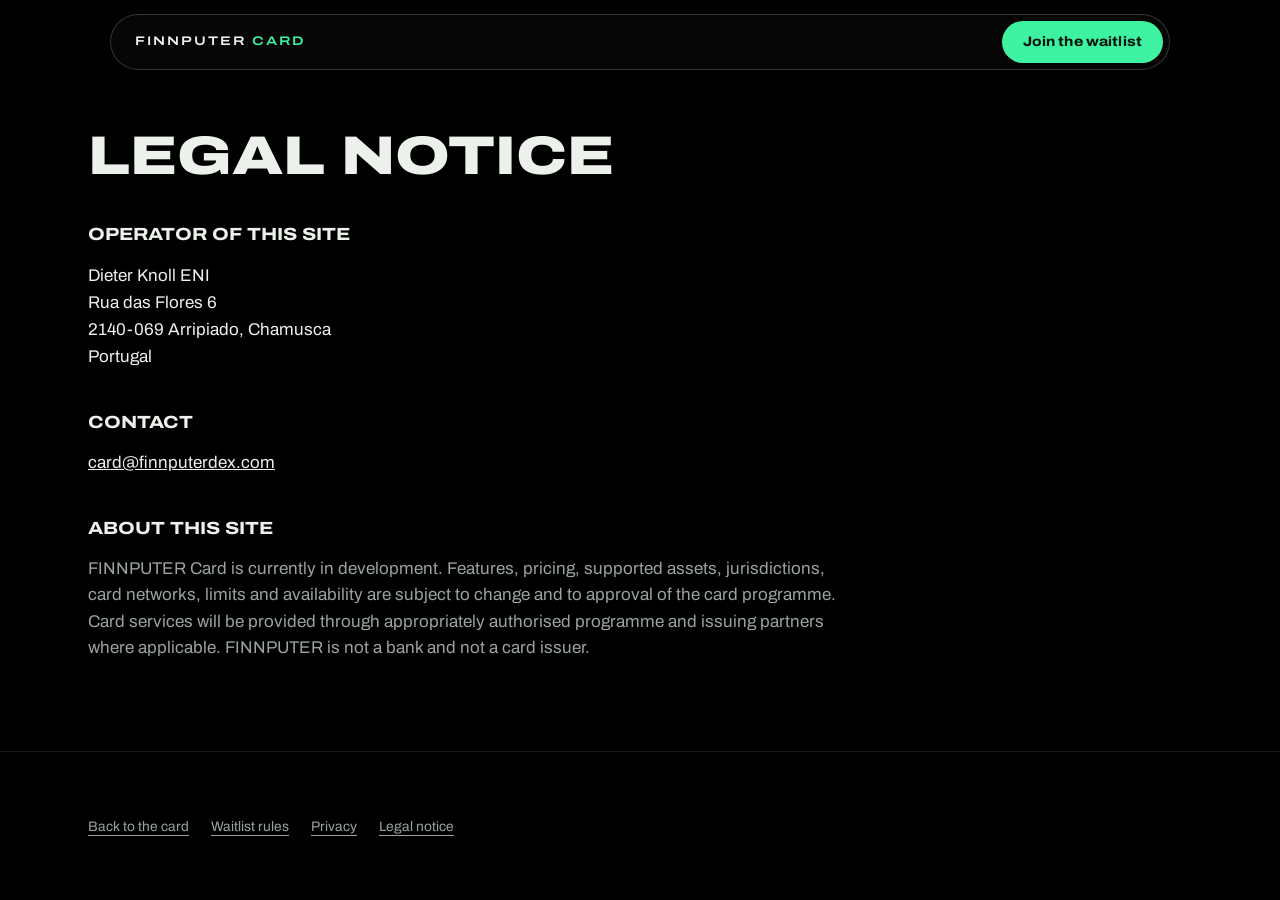
<file: legal.html>
<!doctype html>
<html lang="en">
<head>
<meta charset="utf-8">
<meta name="viewport" content="width=device-width, initial-scale=1">
<title>Legal notice | FINNPUTER Card</title>
<meta name="robots" content="noindex">
<meta name="theme-color" content="#000000">
<link rel="icon" href="assets/img/favicon.svg" type="image/svg+xml">
<link rel="stylesheet" href="assets/styles.css?v=10">
</head>
<body>
<header class="nav nav--plain is-solid">
  <a class="nav__brand" href="./">FINNPUTER <span>Card</span></a>
  <a class="btn btn--small nav__cta" href="./#waitlist">Join<span>&nbsp;the waitlist</span></a>
</header>
<main class="doc"><div class="wrap">
<h1>Legal notice</h1>

<h2>Operator of this site</h2>
<address>Dieter Knoll ENI<br>Rua das Flores 6<br>2140-069 Arripiado, Chamusca<br>Portugal</address>

<h2>Contact</h2>
<p><a href="mailto:card@finnputerdex.com">card@finnputerdex.com</a></p>

<h2>About this site</h2>
<p>FINNPUTER Card is currently in development. Features, pricing, supported assets, jurisdictions, card networks, limits and availability are subject to change and to approval of the card programme. Card services will be provided through appropriately authorised programme and issuing partners where applicable. FINNPUTER is not a bank and not a card issuer.</p>
</div></main>
<footer class="foot"><div class="wrap">
  <p class="foot__links"><a href="./">Back to the card</a><a href="rules.html">Waitlist rules</a><a href="privacy.html">Privacy</a><a href="legal.html">Legal notice</a></p>
</div></footer>
</body>
</html>
</file>
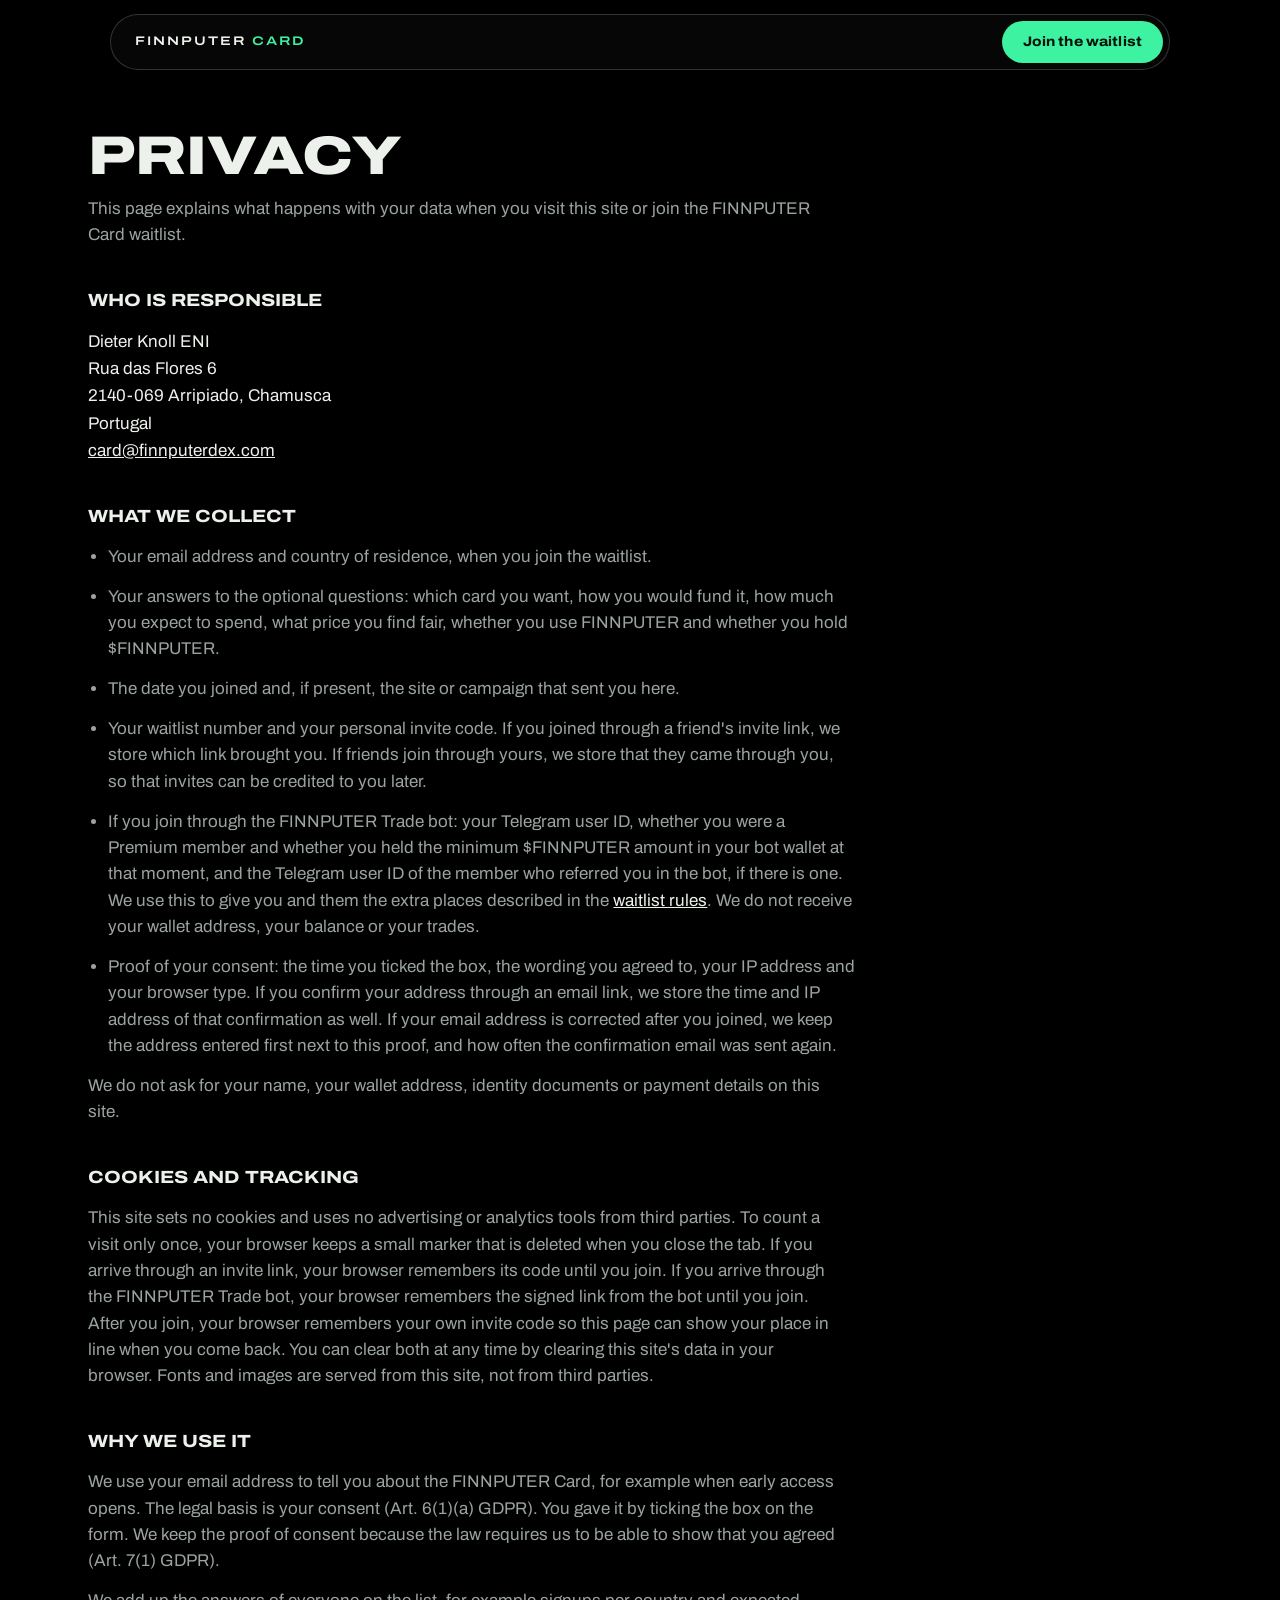
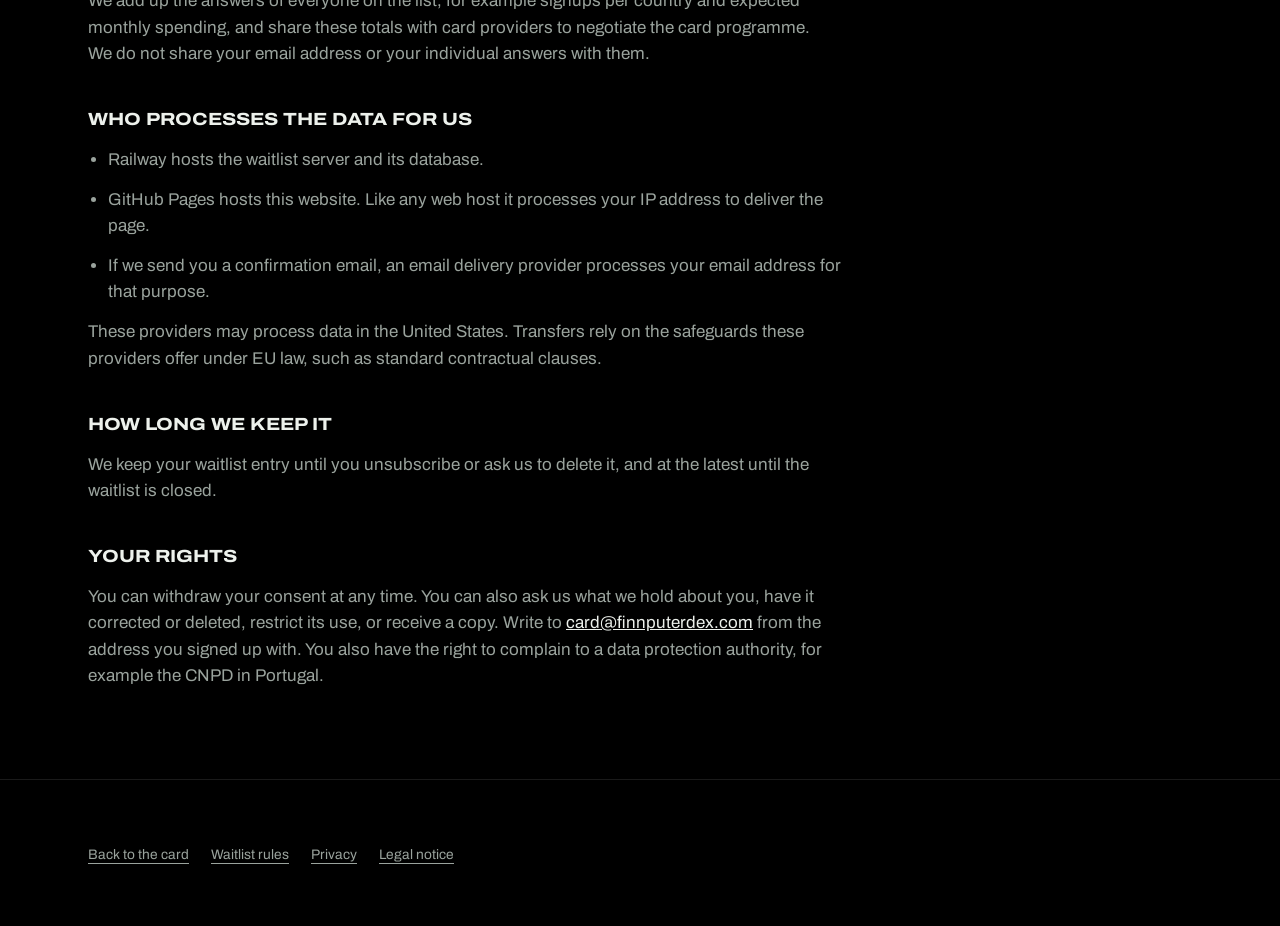
<file: privacy.html>
<!doctype html>
<html lang="en">
<head>
<meta charset="utf-8">
<meta name="viewport" content="width=device-width, initial-scale=1">
<title>Privacy | FINNPUTER Card</title>
<meta name="robots" content="noindex">
<meta name="theme-color" content="#000000">
<link rel="icon" href="assets/img/favicon.svg" type="image/svg+xml">
<link rel="stylesheet" href="assets/styles.css?v=10">
</head>
<body>
<header class="nav nav--plain is-solid">
  <a class="nav__brand" href="./">FINNPUTER <span>Card</span></a>
  <a class="btn btn--small nav__cta" href="./#waitlist">Join<span>&nbsp;the waitlist</span></a>
</header>
<main class="doc"><div class="wrap">
<h1>Privacy</h1>
<p>This page explains what happens with your data when you visit this site or join the FINNPUTER Card waitlist.</p>

<h2>Who is responsible</h2>
<address>Dieter Knoll ENI<br>Rua das Flores 6<br>2140-069 Arripiado, Chamusca<br>Portugal<br><a href="mailto:card@finnputerdex.com">card@finnputerdex.com</a></address>

<h2>What we collect</h2>
<ul>
  <li>Your email address and country of residence, when you join the waitlist.</li>
  <li>Your answers to the optional questions: which card you want, how you would fund it, how much you expect to spend, what price you find fair, whether you use FINNPUTER and whether you hold $FINNPUTER.</li>
  <li>The date you joined and, if present, the site or campaign that sent you here.</li>
  <li>Your waitlist number and your personal invite code. If you joined through a friend's invite link, we store which link brought you. If friends join through yours, we store that they came through you, so that invites can be credited to you later.</li>
  <li>If you join through the FINNPUTER Trade bot: your Telegram user ID, whether you were a Premium member and whether you held the minimum $FINNPUTER amount in your bot wallet at that moment, and the Telegram user ID of the member who referred you in the bot, if there is one. We use this to give you and them the extra places described in the <a href="rules.html">waitlist rules</a>. We do not receive your wallet address, your balance or your trades.</li>
  <li>Proof of your consent: the time you ticked the box, the wording you agreed to, your IP address and your browser type. If you confirm your address through an email link, we store the time and IP address of that confirmation as well. If your email address is corrected after you joined, we keep the address entered first next to this proof, and how often the confirmation email was sent again.</li>
</ul>
<p>We do not ask for your name, your wallet address, identity documents or payment details on this site.</p>

<h2>Cookies and tracking</h2>
<p>This site sets no cookies and uses no advertising or analytics tools from third parties. To count a visit only once, your browser keeps a small marker that is deleted when you close the tab. If you arrive through an invite link, your browser remembers its code until you join. If you arrive through the FINNPUTER Trade bot, your browser remembers the signed link from the bot until you join. After you join, your browser remembers your own invite code so this page can show your place in line when you come back. You can clear both at any time by clearing this site's data in your browser. Fonts and images are served from this site, not from third parties.</p>

<h2>Why we use it</h2>
<p>We use your email address to tell you about the FINNPUTER Card, for example when early access opens. The legal basis is your consent (Art. 6(1)(a) GDPR). You gave it by ticking the box on the form. We keep the proof of consent because the law requires us to be able to show that you agreed (Art. 7(1) GDPR).</p>
<p>We add up the answers of everyone on the list, for example signups per country and expected monthly spending, and share these totals with card providers to negotiate the card programme. We do not share your email address or your individual answers with them.</p>

<h2>Who processes the data for us</h2>
<ul>
  <li>Railway hosts the waitlist server and its database.</li>
  <li>GitHub Pages hosts this website. Like any web host it processes your IP address to deliver the page.</li>
  <li>If we send you a confirmation email, an email delivery provider processes your email address for that purpose.</li>
</ul>
<p>These providers may process data in the United States. Transfers rely on the safeguards these providers offer under EU law, such as standard contractual clauses.</p>

<h2>How long we keep it</h2>
<p>We keep your waitlist entry until you unsubscribe or ask us to delete it, and at the latest until the waitlist is closed.</p>

<h2>Your rights</h2>
<p>You can withdraw your consent at any time. You can also ask us what we hold about you, have it corrected or deleted, restrict its use, or receive a copy. Write to <a href="mailto:card@finnputerdex.com">card@finnputerdex.com</a> from the address you signed up with. You also have the right to complain to a data protection authority, for example the CNPD in Portugal.</p>
</div></main>
<footer class="foot"><div class="wrap">
  <p class="foot__links"><a href="./">Back to the card</a><a href="rules.html">Waitlist rules</a><a href="privacy.html">Privacy</a><a href="legal.html">Legal notice</a></p>
</div></footer>
</body>
</html>
</file>
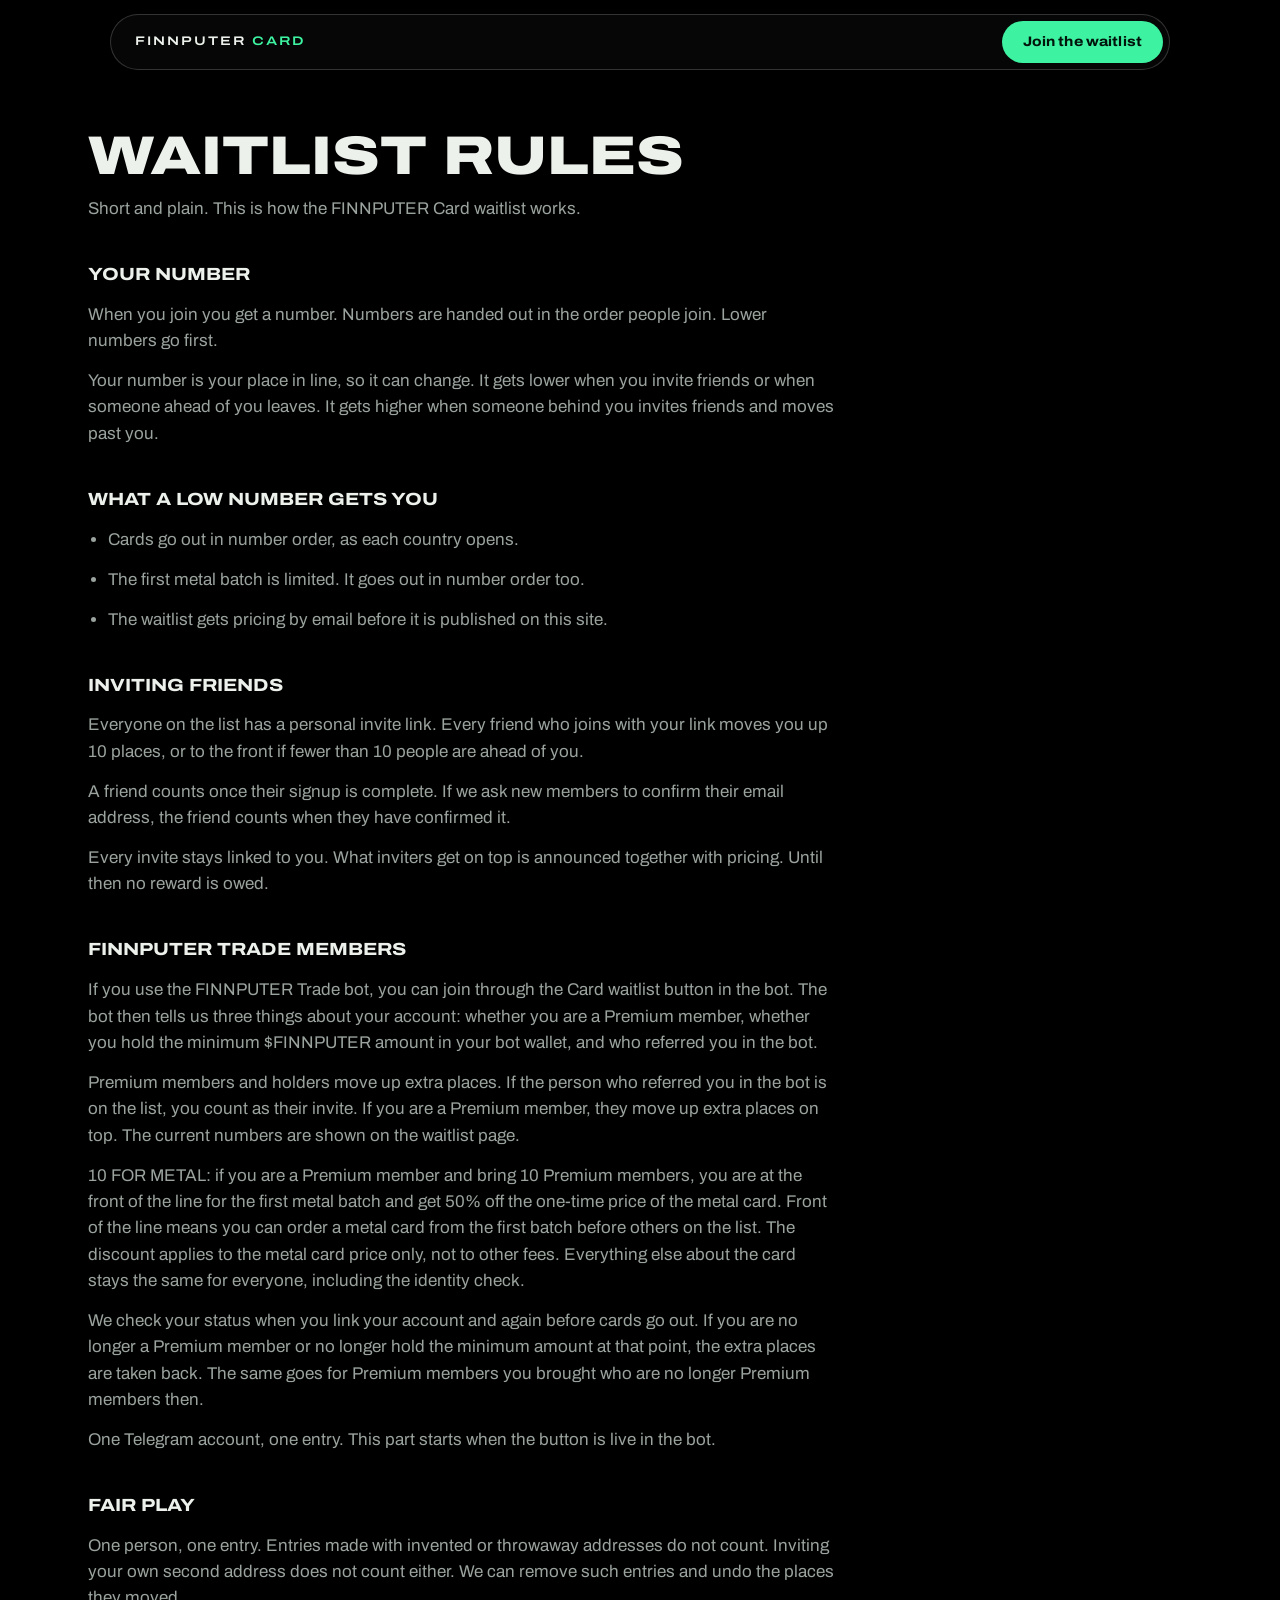
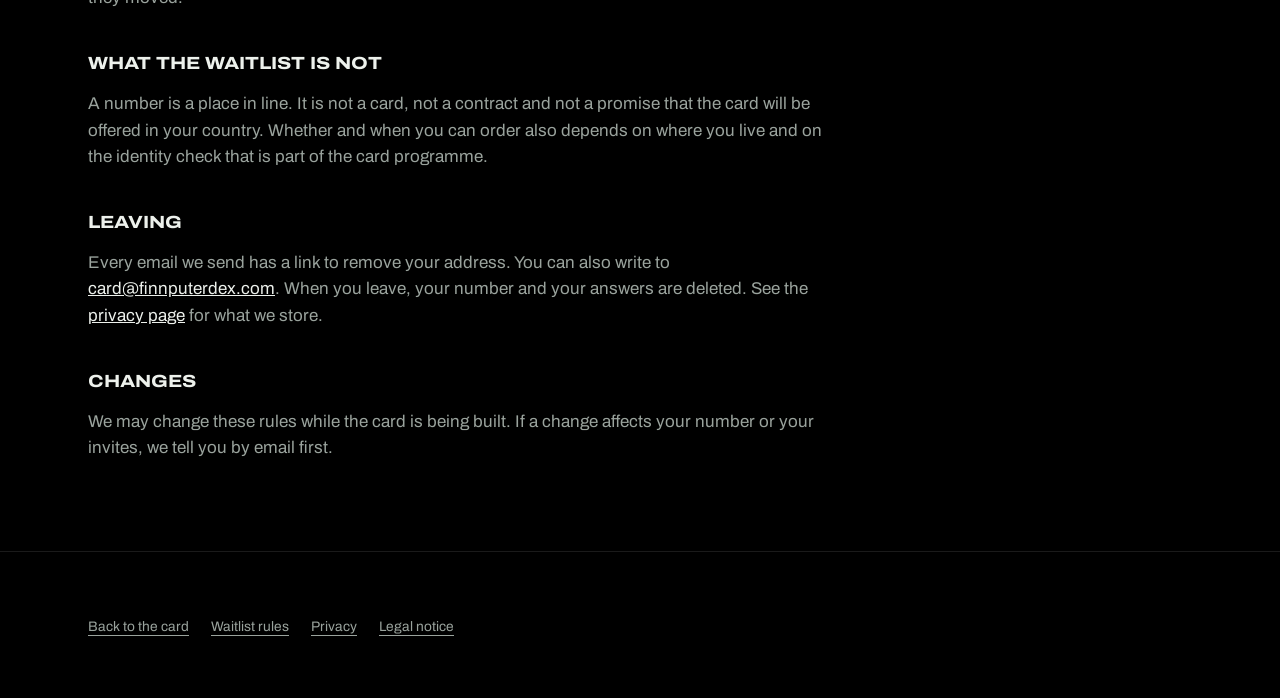
<file: rules.html>
<!doctype html>
<html lang="en">
<head>
<meta charset="utf-8">
<meta name="viewport" content="width=device-width, initial-scale=1">
<title>Waitlist Rules | FINNPUTER Card</title>
<meta name="description" content="How the FINNPUTER Card waitlist works: your number, what a low number gets you, inviting friends, fair play and how to leave.">
<meta name="robots" content="index, follow">
<link rel="canonical" href="https://card.finnputerdex.com/rules.html">
<meta property="og:type" content="article">
<meta property="og:site_name" content="FINNPUTER Card">
<meta property="og:title" content="FINNPUTER Card waitlist rules">
<meta property="og:description" content="How the FINNPUTER Card waitlist works: your number, what a low number gets you, inviting friends, fair play and how to leave.">
<meta property="og:url" content="https://card.finnputerdex.com/rules.html">
<meta property="og:image" content="https://card.finnputerdex.com/assets/img/card-glow-og.jpg">
<meta name="twitter:card" content="summary_large_image">
<meta name="twitter:site" content="@FINNPUTER28">
<link rel="apple-touch-icon" href="assets/img/apple-touch-icon.png">
<script type="application/ld+json">{"@context":"https://schema.org","@type":"WebPage","url":"https://card.finnputerdex.com/rules.html","name":"FINNPUTER Card waitlist rules","description":"How the FINNPUTER Card waitlist works: your number, what a low number gets you, inviting friends, fair play and how to leave.","inLanguage":"en","isPartOf":{"@id":"https://card.finnputerdex.com/#site"},"dateModified":"2026-10-05"}</script>
<meta name="theme-color" content="#000000">
<link rel="icon" href="assets/img/favicon.svg" type="image/svg+xml">
<link rel="stylesheet" href="assets/styles.css?v=10">
</head>
<body>
<header class="nav nav--plain is-solid">
  <a class="nav__brand" href="./">FINNPUTER <span>Card</span></a>
  <a class="btn btn--small nav__cta" href="./#waitlist">Join<span>&nbsp;the waitlist</span></a>
</header>
<main class="doc"><div class="wrap">
<h1>Waitlist rules</h1>
<p>Short and plain. This is how the FINNPUTER Card waitlist works.</p>

<h2>Your number</h2>
<p>When you join you get a number. Numbers are handed out in the order people join. Lower numbers go first.</p>
<p>Your number is your place in line, so it can change. It gets lower when you invite friends or when someone ahead of you leaves. It gets higher when someone behind you invites friends and moves past you.</p>

<h2>What a low number gets you</h2>
<ul>
  <li>Cards go out in number order, as each country opens.</li>
  <li>The first metal batch is limited. It goes out in number order too.</li>
  <li>The waitlist gets pricing by email before it is published on this site.</li>
</ul>

<h2>Inviting friends</h2>
<p>Everyone on the list has a personal invite link. Every friend who joins with your link moves you up 10 places, or to the front if fewer than 10 people are ahead of you.</p>
<p>A friend counts once their signup is complete. If we ask new members to confirm their email address, the friend counts when they have confirmed it.</p>
<p>Every invite stays linked to you. What inviters get on top is announced together with pricing. Until then no reward is owed.</p>

<h2>FINNPUTER Trade members</h2>
<p>If you use the FINNPUTER Trade bot, you can join through the Card waitlist button in the bot. The bot then tells us three things about your account: whether you are a Premium member, whether you hold the minimum $FINNPUTER amount in your bot wallet, and who referred you in the bot.</p>
<p>Premium members and holders move up extra places. If the person who referred you in the bot is on the list, you count as their invite. If you are a Premium member, they move up extra places on top. The current numbers are shown on the waitlist page.</p>
<p>10 FOR METAL: if you are a Premium member and bring 10 Premium members, you are at the front of the line for the first metal batch and get 50% off the one-time price of the metal card. Front of the line means you can order a metal card from the first batch before others on the list. The discount applies to the metal card price only, not to other fees. Everything else about the card stays the same for everyone, including the identity check.</p>
<p>We check your status when you link your account and again before cards go out. If you are no longer a Premium member or no longer hold the minimum amount at that point, the extra places are taken back. The same goes for Premium members you brought who are no longer Premium members then.</p>
<p>One Telegram account, one entry. This part starts when the button is live in the bot.</p>

<h2>Fair play</h2>
<p>One person, one entry. Entries made with invented or throwaway addresses do not count. Inviting your own second address does not count either. We can remove such entries and undo the places they moved.</p>

<h2>What the waitlist is not</h2>
<p>A number is a place in line. It is not a card, not a contract and not a promise that the card will be offered in your country. Whether and when you can order also depends on where you live and on the identity check that is part of the card programme.</p>

<h2>Leaving</h2>
<p>Every email we send has a link to remove your address. You can also write to <a href="mailto:card@finnputerdex.com">card@finnputerdex.com</a>. When you leave, your number and your answers are deleted. See the <a href="privacy.html">privacy page</a> for what we store.</p>

<h2>Changes</h2>
<p>We may change these rules while the card is being built. If a change affects your number or your invites, we tell you by email first.</p>
</div></main>
<footer class="foot"><div class="wrap">
  <p class="foot__links"><a href="./">Back to the card</a><a href="rules.html">Waitlist rules</a><a href="privacy.html">Privacy</a><a href="legal.html">Legal notice</a></p>
</div></footer>
</body>
</html>
</file>
<file: assets/styles.css>
/* FINNPUTER Card */
@font-face{font-family:"Archivo";src:url(fonts/archivo.woff2) format("woff2");font-weight:100 900;font-stretch:62% 125%;font-display:swap}
@font-face{font-family:"Martian Mono";src:url(fonts/martian-mono.woff2) format("woff2");font-weight:100 800;font-stretch:75% 112.5%;font-display:swap}

:root{
  --black:#000;
  --ink:#0A0C0B;
  --panel:#0F1211;
  --line:rgba(255,255,255,.10);
  --line-2:rgba(255,255,255,.18);
  --bone:#EDF1EC;
  --dim:#9AA39D;
  --mint:#3DF2A0;
  --mint-d:#17A56B;
  --gold:#DFA051;
  --gold-hi:#F6D595;
  --sans:"Archivo",system-ui,-apple-system,"Segoe UI",Roboto,sans-serif;
  --mono:"Martian Mono",ui-monospace,SFMono-Regular,Menlo,monospace;
  --gutter:clamp(20px,5vw,48px);
  --ease:cubic-bezier(.2,.7,.2,1);
}
*,*::before,*::after{box-sizing:border-box}
html{scroll-behavior:smooth;-webkit-text-size-adjust:100%}
body{margin:0;background:var(--black);color:var(--bone);font-family:var(--sans);font-size:17px;line-height:1.55;-webkit-font-smoothing:antialiased;overflow-x:hidden}
img{display:block;max-width:100%;height:auto}
a{color:inherit}
ul,ol{margin:0;padding:0;list-style:none}
h1,h2,h3,p{margin:0}
button,input,select{font:inherit;color:inherit}
:focus-visible{outline:2px solid var(--mint);outline-offset:3px;border-radius:6px}
::selection{background:var(--mint);color:#000}
[hidden]{display:none !important}

.wrap{width:100%;max-width:1200px;margin-inline:auto;padding-inline:var(--gutter)}
.band{padding-block:clamp(76px,12vw,150px);position:relative}
.h2{font-size:clamp(2rem,6.4vw,4.4rem);font-weight:800;font-stretch:125%;line-height:.96;letter-spacing:-.012em;text-transform:uppercase;text-wrap:balance}
.h2--gold{background:linear-gradient(100deg,var(--gold-hi),var(--gold) 55%,#9c6424);-webkit-background-clip:text;background-clip:text;color:transparent}
.h3{font-size:1.25rem;font-weight:700;font-stretch:112%}
.lead{font-size:clamp(1.05rem,1.6vw,1.25rem);color:var(--dim);max-width:34em;margin-top:1.1em;line-height:1.5}
.fine{font-size:.82rem;color:var(--dim);max-width:44em;margin-top:1.6em;opacity:.85}

/* buttons */
.btn{display:inline-flex;align-items:center;justify-content:center;min-height:54px;padding:0 28px;border-radius:999px;border:1px solid transparent;background:var(--mint);color:#00140b;font-weight:750;font-stretch:112%;font-size:.98rem;letter-spacing:.01em;text-decoration:none;cursor:pointer;transition:transform .25s var(--ease),box-shadow .25s var(--ease),background .25s}
.btn:hover{transform:translateY(-2px);box-shadow:0 10px 40px -8px rgba(61,242,160,.6)}
.btn:active{transform:translateY(0)}
.btn--ghost{background:transparent;color:var(--bone);border-color:var(--line-2)}
.btn--ghost:hover{box-shadow:none;border-color:var(--bone)}
.btn--gold{background:linear-gradient(100deg,var(--gold-hi),var(--gold));color:#1b1003}
.btn--gold:hover{box-shadow:0 10px 40px -8px rgba(223,160,81,.6)}
.btn--small{min-height:42px;padding:0 18px;font-size:.86rem}
.btn--full{width:100%}
.btn[disabled]{opacity:.55;cursor:progress;transform:none;box-shadow:none}

/* nav */
.nav{position:fixed;z-index:50;top:10px;left:50%;transform:translateX(-50%);width:min(1060px,calc(100% - 20px));display:flex;align-items:center;justify-content:space-between;gap:12px;padding:6px 6px 6px 18px;border-radius:999px;border:1px solid var(--line);background:rgba(10,13,12,.5);-webkit-backdrop-filter:blur(18px) saturate(1.5);backdrop-filter:blur(18px) saturate(1.5);transition:transform .45s var(--ease),background .3s,border-color .3s,border-radius .2s}
.nav.is-solid{background:rgba(6,8,7,.84);border-color:var(--line-2)}
.nav.is-away{transform:translate(-50%,-160%)}
.nav__brand{font-weight:600;font-stretch:125%;letter-spacing:.12em;font-size:.68rem;text-decoration:none;text-transform:uppercase;white-space:nowrap}
.nav__brand span{color:var(--mint)}
.nav__end{display:flex;align-items:center;gap:6px}
.nav__cta{min-height:38px;padding:0 15px;font-size:.8rem;white-space:nowrap}
.nav__menu{width:38px;height:38px;border-radius:50%;border:1px solid var(--line-2);background:rgba(255,255,255,.04);display:grid;place-content:center;gap:5px;cursor:pointer;padding:0}
.nav__menu i{display:block;width:15px;height:1.5px;border-radius:2px;background:var(--bone);transition:transform .3s var(--ease)}
.nav.is-open .nav__menu i:first-child{transform:translateY(3.25px) rotate(45deg)}
.nav.is-open .nav__menu i:last-child{transform:translateY(-3.25px) rotate(-45deg)}
.nav__links{position:absolute;top:calc(100% + 8px);left:0;right:0;display:grid;padding:8px;border-radius:22px;border:1px solid var(--line-2);background:rgba(6,8,7,.96);-webkit-backdrop-filter:blur(18px);backdrop-filter:blur(18px);opacity:0;visibility:hidden;transform:translateY(-8px);transition:opacity .25s,transform .3s var(--ease),visibility 0s .3s}
.nav.is-open .nav__links{opacity:1;visibility:visible;transform:none;transition:opacity .25s,transform .3s var(--ease),visibility 0s}
.nav__links a{text-decoration:none;color:var(--bone);font-size:1.02rem;padding:14px 12px;transition:color .2s,background .2s}
.nav__links a + a{border-top:1px solid var(--line)}
.nav__links a[aria-current="true"]{color:var(--mint)}
@media (max-width:359px){.nav__cta span{display:none}.nav{padding-left:14px}}
@media (min-width:860px){
  .nav{top:14px;padding:6px 6px 6px 24px;display:grid;grid-template-columns:1fr auto 1fr}
  .nav__brand{font-size:.78rem;letter-spacing:.16em}
  .nav--plain{display:flex}
  .nav__end{justify-self:end}
  .nav__menu{display:none}
  .nav__cta{min-height:42px;padding:0 20px;font-size:.86rem}
  .nav__links{position:static;display:flex;gap:2px;padding:0;border:0;border-radius:0;background:none;-webkit-backdrop-filter:none;backdrop-filter:none;opacity:1;visibility:visible;transform:none;transition:none}
  .nav__links a{font-size:.88rem;color:var(--dim);padding:9px 15px;border-radius:999px}
  .nav__links a + a{border-top:0}
  .nav__links a:hover{color:var(--bone);background:rgba(255,255,255,.06)}
  .nav__links a[aria-current="true"]{color:var(--bone);background:rgba(61,242,160,.12)}
}

/* hero */
.hero{position:relative;min-height:100svh;display:flex;flex-direction:column;overflow:hidden;padding-top:104px}
.hero__copy{position:relative;z-index:2}
.hero__name{font-weight:550;font-stretch:125%;letter-spacing:.24em;text-transform:uppercase;font-size:.8rem;color:var(--dim)}
.hero__title{margin-top:.28em;font-size:clamp(2.2rem,12.2vw,6.6rem);font-weight:850;font-stretch:125%;line-height:.9;letter-spacing:-.02em;text-transform:uppercase}
.hero__sub{margin-top:1.1em;font-size:clamp(1.05rem,1.7vw,1.3rem);color:var(--dim);max-width:24em;line-height:1.45}
.hero__cta{margin-top:1.6em;display:flex;flex-wrap:wrap;gap:10px}
.status{margin-top:1.5em;display:inline-flex;align-items:center;gap:10px;font-family:var(--mono);font-size:.74rem;letter-spacing:.08em;text-transform:uppercase}
.status__dot{width:8px;height:8px;border-radius:50%;background:var(--mint);box-shadow:0 0 0 0 rgba(61,242,160,.7);animation:pulse 2.4s infinite}
.shiny{background:linear-gradient(110deg,var(--dim) 35%,#fff 50%,var(--dim) 65%);background-size:250% 100%;-webkit-background-clip:text;background-clip:text;color:transparent;animation:shine 3.6s linear infinite}
.hero__visual{position:relative;z-index:1;width:150vw;margin:-2vw 0 0 -25vw;flex:none;transform:translate3d(calc(var(--px,0)*1px),calc(var(--py,0)*1px),0);will-change:transform;
  -webkit-mask-image:linear-gradient(to right,transparent 6%,#000 24%,#000 78%,transparent 96%),linear-gradient(to bottom,transparent 0,#000 14%,#000 82%,transparent 100%);-webkit-mask-composite:source-in;
  mask-image:linear-gradient(to right,transparent 6%,#000 24%,#000 78%,transparent 96%),linear-gradient(to bottom,transparent 0,#000 14%,#000 82%,transparent 100%);mask-composite:intersect}
.hero__img{width:100%}
.hero__sweep,.metal__sweep{position:absolute;inset:0;overflow:hidden;pointer-events:none}
.hero__sweep{clip-path:polygon(22.2% 10.4%,70.9% 23.9%,78.8% 78.4%,26.6% 72.8%)}
.metal__sweep{clip-path:polygon(19.3% 13.6%,71.5% 11.2%,81.5% 68%,27.6% 78.1%)}
.hero__sweep::before,.metal__sweep::before{content:"";position:absolute;inset:-20% -60%;background:linear-gradient(100deg,transparent 44%,rgba(255,255,255,.2) 50%,transparent 56%);mix-blend-mode:screen;transform:translateX(-60%);animation:sweep 7s var(--ease) 1.2s infinite}
.metal__sweep::before{background:linear-gradient(100deg,transparent 44%,rgba(255,220,150,.28) 50%,transparent 56%);animation-delay:0s}
.aurora{position:absolute;inset:0;z-index:0;pointer-events:none;opacity:.9}
.aurora i{position:absolute;border-radius:50%;filter:blur(90px);opacity:.38;will-change:transform}
.aurora i:nth-child(1){width:70vmax;height:44vmax;left:8%;top:34%;background:radial-gradient(closest-side,rgba(61,242,160,.55),transparent);animation:drift1 19s ease-in-out infinite alternate}
.aurora i:nth-child(2){width:52vmax;height:40vmax;right:-14%;top:-6%;background:radial-gradient(closest-side,rgba(23,165,107,.5),transparent);animation:drift2 23s ease-in-out infinite alternate}
.aurora i:nth-child(3){width:40vmax;height:30vmax;left:-12%;bottom:-8%;background:radial-gradient(closest-side,rgba(223,160,81,.22),transparent);animation:drift1 27s ease-in-out infinite alternate-reverse}
@media (min-width:960px){
  .hero{justify-content:center;padding-top:90px;padding-bottom:40px}
  .hero__copy{max-width:1200px}
  .hero__title{font-size:clamp(3.4rem,6.1vw,5.9rem);max-width:8.4em}
  .hero__visual{position:absolute;right:-9vw;top:50%;width:66vw;max-width:1250px;margin:0;transform:translate3d(calc(var(--px,0)*1px),calc(-46% + var(--py,0)*1px),0)}
  .hero__sub{max-width:22em}
}

/* funding */
.assets{margin-top:clamp(36px,6vw,72px);display:grid;grid-template-columns:1fr 1fr;gap:0 var(--gutter)}
.asset{border-top:1px solid var(--line-2);padding:18px 0 30px;display:flex;flex-direction:column;gap:2px}
.asset b{font-size:clamp(2.3rem,8.4vw,5rem);font-weight:850;font-stretch:125%;line-height:1;letter-spacing:-.02em}
.asset span{font-size:.88rem;color:var(--dim)}
.asset--soft b{color:transparent;-webkit-text-stroke:1.5px rgba(237,241,236,.55)}
@media (min-width:860px){.assets{grid-template-columns:repeat(4,1fr)}}

/* showcase: a pinned scroll film made from the real card renders */
.showcase{height:360vh;position:relative;--skin:61,242,160}
.showcase[data-skin="physical"]{--skin:205,214,209}
.showcase[data-skin="metal"]{--skin:223,160,81}
.showcase__pin{position:sticky;top:0;height:100svh;overflow:hidden;display:flex;flex-direction:column;justify-content:center;padding-top:64px}
.showcase__glow{position:absolute;inset:0;background:radial-gradient(70% 55% at 50% 44%,rgba(var(--skin),.15),transparent 70%);transition:background .8s}
.showcase__head,.showcase__info{position:relative;z-index:2}
.showcase__title{font-size:clamp(1.5rem,6.2vw,3.6rem)}
.film{position:relative;z-index:1;flex:none;align-self:center;width:min(150vw,71svh);aspect-ratio:1672/941;margin-block:-3svh -2svh;perspective:1100px;
  -webkit-mask-image:linear-gradient(to right,transparent 5%,#000 24%,#000 78%,transparent 96%),linear-gradient(to bottom,transparent 0,#000 16%,#000 82%,transparent 100%);-webkit-mask-composite:source-in;
  mask-image:linear-gradient(to right,transparent 5%,#000 24%,#000 78%,transparent 96%),linear-gradient(to bottom,transparent 0,#000 16%,#000 82%,transparent 100%);mask-composite:intersect}
.film__tilt{position:absolute;inset:0;transform:rotateY(calc(var(--tx,0)*1deg)) rotateX(calc(var(--ty,0)*1deg));will-change:transform}
.film__img,.film__canvas{position:absolute;inset:0;width:100%;height:100%;object-fit:cover;will-change:transform,opacity}
.film__img--b,.film__img--p{opacity:0}
.film__flash{position:absolute;inset:-10% -40%;background:linear-gradient(100deg,transparent 40%,rgba(255,244,214,.6) 50%,transparent 60%);mix-blend-mode:screen;opacity:0;pointer-events:none}
.tabs{display:inline-flex;padding:4px;border:1px solid var(--line);border-radius:999px;background:rgba(255,255,255,.03)}
.tab{border:0;background:transparent;padding:9px 18px;border-radius:999px;font-weight:650;font-stretch:112%;font-size:.88rem;color:var(--dim);cursor:pointer;transition:background .3s,color .3s}
.tab.is-on{background:rgb(var(--skin));color:#050505}
.panes{display:grid;margin-top:14px}
.pane{grid-area:1/1;opacity:0;visibility:hidden;transform:translateY(10px);transition:opacity .45s,transform .45s var(--ease),visibility 0s .45s}
.pane.is-on{opacity:1;visibility:visible;transform:none;transition-delay:0s}
.pane__line{font-size:clamp(1.05rem,2vw,1.4rem);font-weight:600}
.ticks{margin-top:10px;display:grid;gap:5px;color:var(--dim);font-size:.95rem}
.ticks li{padding-left:22px;position:relative}
.ticks li::before{content:"";position:absolute;left:2px;top:.55em;width:9px;height:5px;border-left:2px solid rgb(var(--skin,61,242,160));border-bottom:2px solid rgb(var(--skin,61,242,160));transform:rotate(-45deg)}
.ticks--wide{margin-top:1.6em;gap:10px;font-size:1rem}
.tag{display:inline-block;margin-top:12px;font-family:var(--mono);font-size:.68rem;letter-spacing:.1em;text-transform:uppercase;padding:5px 10px;border:1px solid rgba(61,242,160,.4);color:var(--mint);border-radius:999px}
.tag--gold{border-color:rgba(223,160,81,.5);color:var(--gold)}
.pane__cta{margin-top:14px}
@media (min-width:960px){
  .showcase__pin{padding-top:40px}
  .showcase__head,.showcase__info{padding-left:calc(var(--gutter) + min(58vw,700px))}
  .showcase__info{margin-top:22px}
  .film{position:absolute;left:-7vw;top:50%;width:min(74vw,128svh);margin:0;transform:translateY(-50%)}
}

/* metal */
.metal{position:relative;overflow:hidden;background:radial-gradient(90% 70% at 62% 34%,#1a1108 0%,#000 70%)}
.metal__visual{position:relative;width:150vw;margin-left:-26vw;
  -webkit-mask-image:linear-gradient(to right,transparent 4%,#000 22%,#000 82%,transparent 98%),linear-gradient(to bottom,transparent 0,#000 16%,#000 80%,transparent 100%);-webkit-mask-composite:source-in;
  mask-image:linear-gradient(to right,transparent 4%,#000 22%,#000 82%,transparent 98%),linear-gradient(to bottom,transparent 0,#000 16%,#000 80%,transparent 100%);mask-composite:intersect}
.metal__visual img{width:100%}
.metal__copy{position:relative;padding-bottom:clamp(76px,12vw,150px);margin-top:-4vw}
.metal__copy .btn{margin-top:1.8em}
@media (min-width:960px){
  .metal{min-height:92svh;display:flex;align-items:flex-end}
  .metal__visual{position:absolute;width:74vw;max-width:1400px;right:-6vw;top:50%;transform:translateY(-52%);margin:0}
  .metal__copy{margin-top:0;padding-top:30svh}
  .metal__copy .h2{max-width:9.5em;font-size:clamp(2rem,4.2vw,3.5rem)}
  .metal__copy .lead{max-width:22em}
}

/* steps */
.steps{margin-top:clamp(36px,6vw,72px);display:grid;gap:0;counter-reset:s}
.step{counter-increment:s;border-top:1px solid var(--line-2);padding:20px 0 30px;display:grid;grid-template-columns:3.2rem 1fr;column-gap:8px}
.step::before{content:counter(s);grid-row:1/3;font-family:var(--mono);font-size:1.9rem;font-weight:300;color:var(--mint);line-height:1}
.step h3{font-size:1.25rem;font-weight:750;font-stretch:118%;text-transform:uppercase;letter-spacing:.005em}
.step p{color:var(--dim);margin-top:4px;max-width:26em}
@media (min-width:860px){
  .steps{grid-template-columns:repeat(4,1fr);gap:0 28px}
  .step{display:block;padding-top:22px}
  .step::before{display:block;margin-bottom:34px;font-size:2.6rem}
}

/* app preview */
.preview__grid{display:grid;gap:48px;align-items:center}
.phone{justify-self:center;width:min(330px,84vw);border-radius:46px;padding:11px;background:linear-gradient(160deg,#2a2e2c,#0b0c0c 40%,#1a1d1c);box-shadow:0 40px 120px -30px rgba(61,242,160,.28),inset 0 0 0 1px rgba(255,255,255,.08)}
.phone__screen{border-radius:36px;background:radial-gradient(120% 60% at 50% 0%,#12201a 0%,#060807 60%);padding:22px 18px 20px;min-height:560px}
.phone__top{display:flex;justify-content:space-between;align-items:center;font-stretch:125%;font-weight:600;letter-spacing:.14em;font-size:.66rem;text-transform:uppercase}
.phone__pill{font-family:var(--mono);font-stretch:100%;letter-spacing:.06em;font-size:.58rem;padding:3px 8px;border-radius:999px;border:1px solid var(--line-2);color:var(--dim)}
.phone__label{margin-top:22px;font-size:.74rem;color:var(--dim)}
.phone__total{font-family:var(--mono);font-size:1.75rem;font-weight:500;letter-spacing:-.03em;margin-top:2px}
.mini{position:relative;margin-top:6px;aspect-ratio:1.45;overflow:hidden;
  -webkit-mask-image:linear-gradient(to right,transparent 0,#000 7%,#000 93%,transparent 100%),linear-gradient(to bottom,transparent 0,#000 5%,#000 89%,transparent 100%);-webkit-mask-composite:source-in;
  mask-image:linear-gradient(to right,transparent 0,#000 7%,#000 93%,transparent 100%),linear-gradient(to bottom,transparent 0,#000 5%,#000 89%,transparent 100%);mask-composite:intersect}
.mini__img{position:absolute;left:-26.7%;top:-8%;width:151.9%;height:123.9%;max-width:none}
.js .phone .mini{transform:translate(-34%,-170%) rotate(-22deg) scale(1.2);opacity:0;transition:transform 1.1s cubic-bezier(.16,.9,.2,1) .35s,opacity .5s .35s}
.js .phone.is-in .mini{transform:none;opacity:1}
.mini__meta{display:flex;justify-content:space-between;align-items:center;margin-top:2px;padding:0 4px}
.mini__num{font-family:var(--mono);font-size:.8rem;letter-spacing:.06em}
.mini__state{font-family:var(--mono);font-size:.56rem;letter-spacing:.08em;text-transform:uppercase;color:var(--mint);padding:3px 8px;border-radius:999px;border:1px solid rgba(61,242,160,.4)}
.phone__actions{margin-top:14px;display:grid;grid-template-columns:repeat(4,1fr);gap:6px}
.phone__actions span{white-space:nowrap;font-size:.62rem;text-align:center;padding:9px 2px;border-radius:10px;background:rgba(255,255,255,.05);border:1px solid var(--line)}
.phone__actions span:first-child{background:var(--mint);color:#00140b;font-weight:700;border-color:transparent}
.phone__assets,.phone__tx{margin-top:14px;display:grid;font-size:.78rem}
.phone__assets li,.phone__tx li{display:flex;justify-content:space-between;padding:7px 0;border-top:1px solid var(--line)}
.phone__assets b{font-weight:650;font-stretch:112%}
.phone__assets span,.phone__tx span:last-child{font-family:var(--mono);font-size:.7rem}
.phone__tx{color:var(--dim)}
@media (min-width:900px){.preview__grid{grid-template-columns:1fr auto;gap:80px}.phone{justify-self:end}}
@media (min-width:900px) and (max-height:780px){.phone__screen{min-height:0;padding:18px 18px 16px}.phone__tx{display:none}.phone__label{margin-top:14px}}

/* why */
.spots{margin-top:clamp(36px,6vw,72px);display:grid;gap:14px}
.spot{position:relative;overflow:hidden;border:1px solid var(--line);border-radius:22px;padding:26px 24px 30px;background:var(--ink);isolation:isolate}
.spot::before{content:"";position:absolute;inset:0;z-index:-1;background:radial-gradient(340px circle at var(--mx,50%) var(--my,-20%),rgba(61,242,160,.2),transparent 60%);opacity:0;transition:opacity .35s}
.spot:hover::before{opacity:1}
.spot h3{font-size:1.15rem;font-weight:750;font-stretch:118%;text-transform:uppercase;line-height:1.12}
.spot p{color:var(--dim);margin-top:10px}
@media (min-width:700px){.spots{grid-template-columns:1fr 1fr}}
@media (min-width:1080px){.spots{grid-template-columns:repeat(4,1fr)}}

/* token */
.token__grid{display:grid;gap:44px;align-items:center}
.tiers{display:grid;gap:0}
.tier{display:grid;grid-template-columns:6.4em 1fr;align-items:baseline;gap:4px 14px;padding:15px 0 13px;border-top:1px solid var(--line)}
.tier b{font-stretch:125%;font-weight:750;text-transform:uppercase;font-size:.95rem;letter-spacing:.02em}
.tier span{color:var(--dim);font-size:.88rem;text-align:right;font-family:var(--mono);font-size:.74rem}
.tier i{grid-column:1/-1;height:5px;border-radius:5px;background:rgba(255,255,255,.07);position:relative;overflow:hidden;margin-top:6px}
.tier i::after{content:"";position:absolute;inset:0;width:var(--w);border-radius:inherit;background:linear-gradient(90deg,var(--mint-d),var(--mint));transform-origin:left;transition:transform 1.1s var(--ease) calc(var(--i,0)*90ms + .2s)}
.js .tier:not(.is-in) i::after{transform:scaleX(0)}
.tier--gold i::after{background:linear-gradient(90deg,#9c6424,var(--gold-hi))}
.tier--gold b{color:var(--gold-hi)}
@media (min-width:900px){.token__grid{grid-template-columns:1fr 1fr;gap:80px}}
.calc{margin-top:56px;border:1px solid var(--line);border-radius:24px;padding:28px;background:var(--ink)}
.calc__label{display:flex;justify-content:space-between;margin-top:18px;color:var(--dim)}
.calc__label output{font-family:var(--mono);color:var(--bone)}
.calc__range{width:100%;margin-top:12px;accent-color:var(--mint)}
.calc__rows{margin-top:18px;display:grid}
.calc__row{display:grid;grid-template-columns:1fr auto auto;gap:18px;padding:10px 0;border-top:1px solid var(--line);font-size:.92rem}
.calc__row span{font-family:var(--mono);font-size:.78rem}
.calc__row .save{color:var(--mint)}

/* ecosystem */
.eco{border-top:1px solid var(--line)}
.eco__line{font-size:clamp(1.5rem,5.4vw,3.4rem);font-weight:800;font-stretch:125%;text-transform:uppercase;line-height:1.02;letter-spacing:-.01em;color:rgba(237,241,236,.34)}
.eco__line em{font-style:normal;color:var(--mint)}
.eco__links{margin-top:1.6em;display:flex;flex-wrap:wrap;gap:8px 22px;font-size:.95rem}
.eco__links a{color:var(--dim);text-underline-offset:4px}
.eco__links a:hover{color:var(--bone)}

/* waitlist */
.waitlist{background:radial-gradient(70% 60% at 80% 30%,rgba(61,242,160,.1),transparent 70%)}
.waitlist__grid{display:grid;gap:40px;align-items:start}
.form{border:1px solid var(--line-2);border-radius:26px;padding:clamp(20px,4vw,34px);background:rgba(10,12,11,.86);-webkit-backdrop-filter:blur(10px);backdrop-filter:blur(10px)}
.field{display:grid;gap:7px;margin-bottom:16px}
.field label,.chips legend{font-size:.86rem;font-weight:600}
.field input,.field select{width:100%;height:54px;padding:0 16px;border-radius:14px;border:1px solid var(--line-2);background:#060807;font-size:1rem;transition:border-color .2s,box-shadow .2s;-webkit-appearance:none;appearance:none}
.field select{background-image:linear-gradient(45deg,transparent 50%,var(--dim) 50%),linear-gradient(135deg,var(--dim) 50%,transparent 50%);background-position:calc(100% - 22px) 24px,calc(100% - 16px) 24px;background-size:6px 6px;background-repeat:no-repeat;padding-right:44px}
.field select:invalid{color:var(--dim)}
.field input::placeholder{color:#5d6661}
.field input:focus,.field select:focus{outline:none;border-color:var(--mint);box-shadow:0 0 0 4px rgba(61,242,160,.16)}
.field.is-bad input,.field.is-bad select{border-color:#ff7a66}
.field--hp{position:absolute;left:-9999px;width:1px;height:1px;overflow:hidden}
.check{display:grid;grid-template-columns:24px 1fr;gap:12px;font-size:.84rem;color:var(--dim);line-height:1.45;margin:4px 0 18px;cursor:pointer}
.check input{-webkit-appearance:none;appearance:none;width:24px;height:24px;margin:0;border-radius:7px;border:1px solid var(--line-2);background:#060807;cursor:pointer;display:grid;place-items:center;transition:background .2s,border-color .2s}
.check input::after{content:"";width:11px;height:6px;border-left:2.5px solid #00140b;border-bottom:2.5px solid #00140b;transform:rotate(-45deg) translate(1px,-1px) scale(0);transition:transform .2s var(--ease)}
.check input:checked{background:var(--mint);border-color:var(--mint)}
.check input:checked::after{transform:rotate(-45deg) translate(1px,-1px) scale(1)}
.check a{color:var(--bone)}
.form__msg{min-height:0;font-size:.88rem;color:#ff9a8a;margin:0 0 12px}
.form__msg:empty{display:none}
.form__fine{margin-top:14px;text-align:center;max-width:none}
.form__msg.is-ok{color:var(--mint)}
.status__count{color:var(--dim)}
.status__count::before{content:"/";margin-right:10px;opacity:.5}
.live{margin-top:1.6em;font-family:var(--mono);font-size:.82rem;letter-spacing:.04em;text-transform:uppercase;color:var(--dim)}
.live b{color:var(--mint);font-weight:500}
.done{scroll-margin-top:110px}
.place{text-align:center;padding:6px 0 4px}
.place__eyebrow{font-family:var(--mono);font-size:.72rem;letter-spacing:.1em;text-transform:uppercase;color:var(--dim)}
.place__num{margin-top:6px;font-family:var(--mono);font-weight:500;font-size:clamp(3.6rem,17vw,5.6rem);line-height:1;letter-spacing:-.05em;color:var(--mint);text-shadow:0 0 44px rgba(61,242,160,.45);font-variant-numeric:tabular-nums}
.place__num i{font-style:normal;opacity:.45;margin-right:.06em}
.place:not([hidden]) ~ .done__title{display:none}
.place:not([hidden]) ~ .done__sub{text-align:center;color:var(--dim);font-size:.95rem}
.invite{margin-top:22px;padding:18px;border-radius:18px;border:1px solid rgba(61,242,160,.28);background:linear-gradient(160deg,rgba(61,242,160,.09),rgba(61,242,160,.02) 60%)}
.invite__title{margin:0;line-height:1.1;font-size:1.05rem;font-weight:800;font-stretch:118%;text-transform:uppercase;letter-spacing:.01em}
.invite__text{margin:6px 0 0;color:var(--dim);font-size:.94rem}
.invite__text b{color:var(--bone)}
.invite__row{margin-top:14px;display:flex;gap:8px}
.sharecard{margin:16px 0 0;display:grid;gap:10px;justify-items:start}
.sharecard img{display:block;width:100%;height:auto;aspect-ratio:1200/630;border-radius:14px;border:1px solid rgba(223,160,81,.28);box-shadow:0 18px 50px -20px rgba(223,160,81,.45);background:#0b0b0a}
.sharecard figcaption{color:var(--dim);font-size:.88rem}
.invite__row input{flex:1;min-width:0;height:42px;padding:0 12px;border-radius:12px;border:1px solid var(--line-2);background:#060807;font-family:var(--mono);font-size:.74rem;color:var(--bone)}
.invite__row input:focus{outline:none;border-color:var(--mint)}
.invite__row .btn{flex:none;min-width:86px}
.invite__share{margin-top:8px;display:grid;grid-template-columns:repeat(3,1fr);gap:8px}
.invite .btn--ghost{min-height:46px;padding:0 8px;font-size:.86rem}
.invite__note a{color:var(--bone);text-underline-offset:3px}
.invite__stat{margin-top:12px;font-size:.88rem;color:var(--mint)}
.invite__note{margin-top:12px;font-size:.8rem;color:var(--dim)}
.done__reset{margin-top:18px;text-align:center}
.done__reset button{background:none;border:0;padding:6px;color:var(--dim);font-size:.82rem;text-decoration:underline;text-underline-offset:3px;cursor:pointer}
.done__reset button:hover{color:var(--bone)}
.done__title{font-size:clamp(1.7rem,4.6vw,2.5rem);font-weight:850;font-stretch:125%;text-transform:uppercase;line-height:.98;color:var(--mint)}
.done__sub{margin-top:10px;color:var(--bone)}
.done__ask{margin:26px 0 6px;padding-top:22px;border-top:1px solid var(--line);color:var(--dim);font-size:.9rem}
.chips{border:0;padding:0;margin:18px 0 0;display:flex;flex-wrap:wrap;gap:8px}
.chips legend{padding:0;margin-bottom:9px;float:left;width:100%}
.chips label{cursor:pointer}
.chips input{position:absolute;opacity:0;width:1px;height:1px}
.chips span{display:inline-flex;align-items:center;min-height:42px;padding:0 15px;border-radius:999px;border:1px solid var(--line-2);font-size:.86rem;transition:background .2s,color .2s,border-color .2s}
.chips input:checked + span{background:var(--mint);color:#00140b;border-color:var(--mint);font-weight:650}
.chips input:focus-visible + span{outline:2px solid var(--mint);outline-offset:3px}
#moreForm .btn{margin-top:26px}
@media (min-width:900px){.waitlist__grid{grid-template-columns:1fr minmax(380px,480px);gap:80px}.waitlist__copy{position:sticky;top:120px}}

/* the line: what a number is worth */
.line{border-top:1px solid var(--line);background:radial-gradient(70% 50% at 50% 0%,rgba(61,242,160,.07),transparent 70%)}
.line .h2 em{font-style:normal;color:var(--mint)}
.queue{position:relative;margin-top:clamp(34px,5vw,60px);padding:clamp(18px,3.4vw,34px);border:1px solid var(--line-2);border-radius:26px;background:linear-gradient(180deg,rgba(13,18,16,.9),rgba(6,8,7,.9));overflow:hidden}
.queue__top{display:flex;justify-content:space-between;align-items:center;min-height:30px}
.queue__tag{font-family:var(--mono);font-size:.66rem;letter-spacing:.14em;text-transform:uppercase;color:var(--dim)}
.queue__toast{font-family:var(--mono);font-size:.7rem;letter-spacing:.06em;text-transform:uppercase;color:#00140b;background:var(--mint);padding:6px 12px;border-radius:999px;opacity:0;transform:translateY(8px) scale(.94);transition:opacity .35s,transform .45s var(--ease)}
.queue.is-friend .queue__toast{opacity:1;transform:none}
.queue__num{margin-top:6px;font-family:var(--mono);font-weight:500;font-size:clamp(3.4rem,15vw,7rem);line-height:1;letter-spacing:-.05em;color:var(--mint);text-shadow:0 0 50px rgba(61,242,160,.4);font-variant-numeric:tabular-nums}
.queue__num i{font-style:normal;opacity:.4;margin-right:.05em}
.queue__track{position:relative;margin-top:clamp(40px,6vw,56px);height:46px;display:grid;grid-template-columns:repeat(var(--n,30),1fr);align-items:end;gap:0}
.queue__track > i{display:block;height:22px;margin:0 22%;border-radius:3px;background:rgba(237,241,236,.16);transition:background .5s,height .5s var(--ease)}
.queue__track > i.is-hit{background:rgba(61,242,160,.55);height:30px}
.queue__you{position:absolute;bottom:0;left:calc(var(--i,22) * 100% / var(--n,30));width:calc(100% / var(--n,30));height:46px;display:block;transition:left 1.5s cubic-bezier(.3,.9,.2,1)}
.queue__you::before{content:"";position:absolute;inset:0 18%;border-radius:4px;background:var(--mint);box-shadow:0 0 22px rgba(61,242,160,.8)}
.queue__you b{position:absolute;bottom:calc(100% + 8px);left:50%;transform:translateX(-50%);font-family:var(--mono);font-size:.62rem;font-weight:500;letter-spacing:.1em;text-transform:uppercase;color:var(--mint);white-space:nowrap}
.queue.is-reset .queue__you,.queue.is-reset .queue__track > i{transition:none}
.queue__ends{display:flex;justify-content:space-between;margin-top:12px;font-family:var(--mono);font-size:.62rem;letter-spacing:.1em;text-transform:uppercase;color:var(--dim)}
.spot__n{display:block;font-family:var(--mono);font-size:.72rem;letter-spacing:.1em;color:var(--mint);margin-bottom:22px}
.spot--gold{border-color:rgba(223,160,81,.34)}
.spot--gold .spot__n,.spot--gold h3{color:var(--gold)}
.spot--gold::before{background:radial-gradient(340px circle at var(--mx,50%) var(--my,-20%),rgba(223,160,81,.22),transparent 60%)}
@media (min-width:860px){.spots--3{grid-template-columns:repeat(3,1fr)}}
.line__cta{margin-top:clamp(28px,4vw,44px);display:flex;flex-wrap:wrap;align-items:center;gap:14px 24px}
.line__rules{color:var(--dim);font-size:.92rem;text-underline-offset:4px}
.line__rules:hover{color:var(--bone)}

/* invited by a friend */
.form__guest{margin:0 0 18px;padding:11px 14px;border-radius:12px;border:1px solid rgba(61,242,160,.34);background:rgba(61,242,160,.08);color:var(--bone);font-size:.9rem}
.guest{position:fixed;z-index:40;left:50%;bottom:14px;transform:translateX(-50%);width:min(640px,calc(100% - 20px));display:flex;align-items:center;gap:12px;padding:12px 12px 12px 18px;border-radius:20px;border:1px solid rgba(61,242,160,.4);background:rgba(6,10,8,.94);-webkit-backdrop-filter:blur(16px);backdrop-filter:blur(16px);box-shadow:0 20px 60px -18px rgba(61,242,160,.45);transition:transform .5s var(--ease),opacity .4s}
.guest.is-away{transform:translate(-50%,160%);opacity:0;pointer-events:none}
.guest p{flex:1;font-size:.88rem;line-height:1.35;color:var(--dim)}
.guest p b{color:var(--bone);font-weight:650}
.guest .btn{flex:none;white-space:nowrap}
.guest button{flex:none;width:32px;height:32px;border-radius:50%;border:0;background:transparent;color:var(--dim);font-size:1.3rem;line-height:1;cursor:pointer}
.guest button:hover{color:var(--bone)}
@media (max-width:520px){.guest{flex-wrap:wrap;padding:14px}.guest p{flex-basis:calc(100% - 44px);order:1}.guest button{order:2}.guest .btn{order:3;width:100%}}

/* faq */
.faq__grid{display:grid;gap:36px}
.faq__list details{border-top:1px solid var(--line-2)}
.faq__list details:last-child{border-bottom:1px solid var(--line-2)}
.faq__list summary{cursor:pointer;list-style:none;padding:20px 44px 20px 0;position:relative;font-weight:650;font-size:1.06rem}
.faq__list summary::-webkit-details-marker{display:none}
.faq__list summary::after{content:"";position:absolute;right:6px;top:50%;width:14px;height:14px;margin-top:-7px;background:linear-gradient(var(--mint),var(--mint)) center/100% 2px no-repeat,linear-gradient(var(--mint),var(--mint)) center/2px 100% no-repeat;transition:transform .3s var(--ease)}
.faq__list details[open] summary::after{transform:rotate(135deg)}
.faq__list details p{color:var(--dim);padding:0 44px 22px 0;max-width:40em}
@media (min-width:900px){.faq__grid{grid-template-columns:.8fr 1.2fr;gap:80px}}

/* footer */
.foot{border-top:1px solid var(--line);padding:44px 0 60px;color:var(--dim)}
.foot__brand{font-stretch:125%;font-weight:600;letter-spacing:.16em;text-transform:uppercase;font-size:.82rem;color:var(--bone)}
.foot__brand span{color:var(--mint)}
.foot__legal{font-size:.8rem;line-height:1.6;max-width:62em;margin-top:16px}
.foot__links{margin-top:20px;display:flex;flex-wrap:wrap;gap:8px 22px;font-size:.86rem}
.foot__links a{text-underline-offset:4px}
.foot__links a:hover{color:var(--bone)}

/* legal pages */
.doc{padding:130px 0 90px}
.doc h1{font-size:clamp(2rem,6vw,3.4rem);font-weight:850;font-stretch:125%;text-transform:uppercase;line-height:.96}
.doc h2{font-size:1.1rem;font-weight:750;font-stretch:118%;text-transform:uppercase;margin-top:2.2em}
.doc p,.doc li{color:var(--dim);max-width:44em;margin-top:.8em}
.doc ul{list-style:disc;padding-left:1.2em}
.doc a{color:var(--bone)}
.doc a.btn{color:#00140b;text-decoration:none}
.faq__list details p a{color:var(--bone);text-underline-offset:3px}
.doc address{font-style:normal;color:var(--bone);margin-top:.8em;line-height:1.6}

/* effects */
#spark{position:fixed;inset:0;width:100%;height:100%;pointer-events:none;z-index:60}
.js [data-reveal]{opacity:0;transform:translateY(24px);transition:opacity .75s ease,transform .75s var(--ease);transition-delay:calc(var(--i,0)*90ms)}
.js [data-reveal].is-in{opacity:1;transform:none}
.js .hero__copy > *{opacity:0;transform:translateY(22px);animation:rise .9s var(--ease) forwards}
.js .hero__copy > :nth-child(1){animation-delay:.1s}
.js .hero__copy > :nth-child(2){animation-delay:.2s}
.js .hero__copy > :nth-child(3){animation-delay:.34s}
.js .hero__copy > :nth-child(4){animation-delay:.46s}
.js .hero__copy > :nth-child(5){animation-delay:.58s}
.js .hero__img{opacity:0;animation:land 1.5s var(--ease) .25s forwards}

@keyframes rise{to{opacity:1;transform:none}}
@keyframes land{from{opacity:0;transform:scale(1.08) translateY(3%)}to{opacity:1;transform:none}}
@keyframes pulse{0%{box-shadow:0 0 0 0 rgba(61,242,160,.7)}70%{box-shadow:0 0 0 10px rgba(61,242,160,0)}100%{box-shadow:0 0 0 0 rgba(61,242,160,0)}}
@keyframes shine{from{background-position:120% 0}to{background-position:-130% 0}}
@keyframes sweep{0%{transform:translateX(-60%)}34%,100%{transform:translateX(60%)}}
@keyframes drift1{from{transform:translate3d(-6%,-4%,0) scale(1)}to{transform:translate3d(8%,6%,0) scale(1.15)}}
@keyframes drift2{from{transform:translate3d(4%,6%,0) scale(1.1)}to{transform:translate3d(-8%,-4%,0) scale(.95)}}

@media (prefers-reduced-motion:reduce){
  html{scroll-behavior:auto}
  *,*::before,*::after{animation:none !important;transition:none !important}
  .js [data-reveal],.js .hero__copy > *,.js .hero__img,.js .phone .mini{opacity:1;transform:none}
  .js .tier:not(.is-in) i::after{transform:none}
  .showcase{height:auto}
  .showcase__pin{position:static;height:auto;padding-block:90px}
}
.moves{margin-top:14px;border:1px solid var(--line);border-radius:22px;padding:26px 24px;background:var(--ink)}
.moves__h{font-size:1.15rem;font-weight:750;font-stretch:118%;text-transform:uppercase;line-height:1.12}
.moves__lead{color:var(--dim);margin-top:8px;max-width:46em}
.moves__list{list-style:none;margin:18px 0 0;padding:0;display:grid}
.moves__list li{display:flex;justify-content:space-between;align-items:baseline;gap:16px;padding:12px 0;border-top:1px solid var(--line)}
.moves__list b{font-weight:650;font-stretch:112%}
.moves__list i{font-style:normal}
.moves__list span{font-family:var(--mono);font-size:.8rem;color:var(--mint);text-align:right}
.moves__list .is-gold b,.moves__list .is-gold span{color:var(--gold)}
.moves__cta{margin-top:18px;display:flex;flex-wrap:wrap;align-items:center;gap:12px 20px}
.moves__cta .fine{margin:0;flex:1 1 16em}
.perk{margin-top:10px;font-family:var(--mono);font-size:.78rem;letter-spacing:.03em;line-height:1.5;color:var(--mint)}
@media (max-width:560px){.moves__list li{flex-direction:column;gap:4px}.moves__list span{text-align:left}}
.phone__plus{color:var(--mint)}
/* confirm your email: the one thing still to do after joining */
.confirm{margin-top:18px;padding:16px 18px;border-radius:18px;border:1px solid rgba(246,213,149,.5);background:linear-gradient(160deg,rgba(223,160,81,.16),rgba(223,160,81,.04) 65%)}
.confirm__title{display:flex;align-items:center;gap:10px;font-weight:800;font-stretch:112%;font-size:1.02rem;line-height:1.25;color:var(--gold-hi)}
.confirm__dot{flex:none;width:9px;height:9px;border-radius:50%;background:var(--gold-hi);box-shadow:0 0 0 0 rgba(246,213,149,.6);animation:confirmPulse 1.8s ease-out infinite}
@keyframes confirmPulse{to{box-shadow:0 0 0 10px rgba(246,213,149,0)}}
.confirm__text{margin-top:8px;font-size:.94rem;line-height:1.5;color:var(--bone)}
.confirm__text b{font-weight:700;word-break:break-all}
.confirm__row{display:flex;flex-wrap:wrap;align-items:center;gap:8px 16px;margin-top:14px}
.confirm__link{background:none;border:0;padding:6px 2px;min-height:42px;color:var(--bone);font:inherit;font-size:.86rem;text-decoration:underline;text-underline-offset:3px;cursor:pointer}
.confirm__fix{display:flex;gap:8px;margin-top:12px}
.confirm__fix input{flex:1;min-width:0;height:42px;padding:0 14px;border-radius:999px;border:1px solid var(--line-2);background:rgba(0,0,0,.45);color:var(--bone);font:inherit;font-size:.9rem}
.confirm__msg{margin-top:10px;font-size:.86rem;color:#ff9a8a}
.confirm__msg:empty{display:none}
.confirm__msg.is-ok{color:var(--mint)}
.confirm.is-done{border-color:rgba(61,242,160,.4);background:linear-gradient(160deg,rgba(61,242,160,.12),rgba(61,242,160,.03) 65%)}
.confirm.is-done .confirm__title{color:var(--mint)}
.confirm.is-done .confirm__dot{background:var(--mint);animation:none}
@media (prefers-reduced-motion:reduce){.confirm__dot{animation:none}}
</file>
